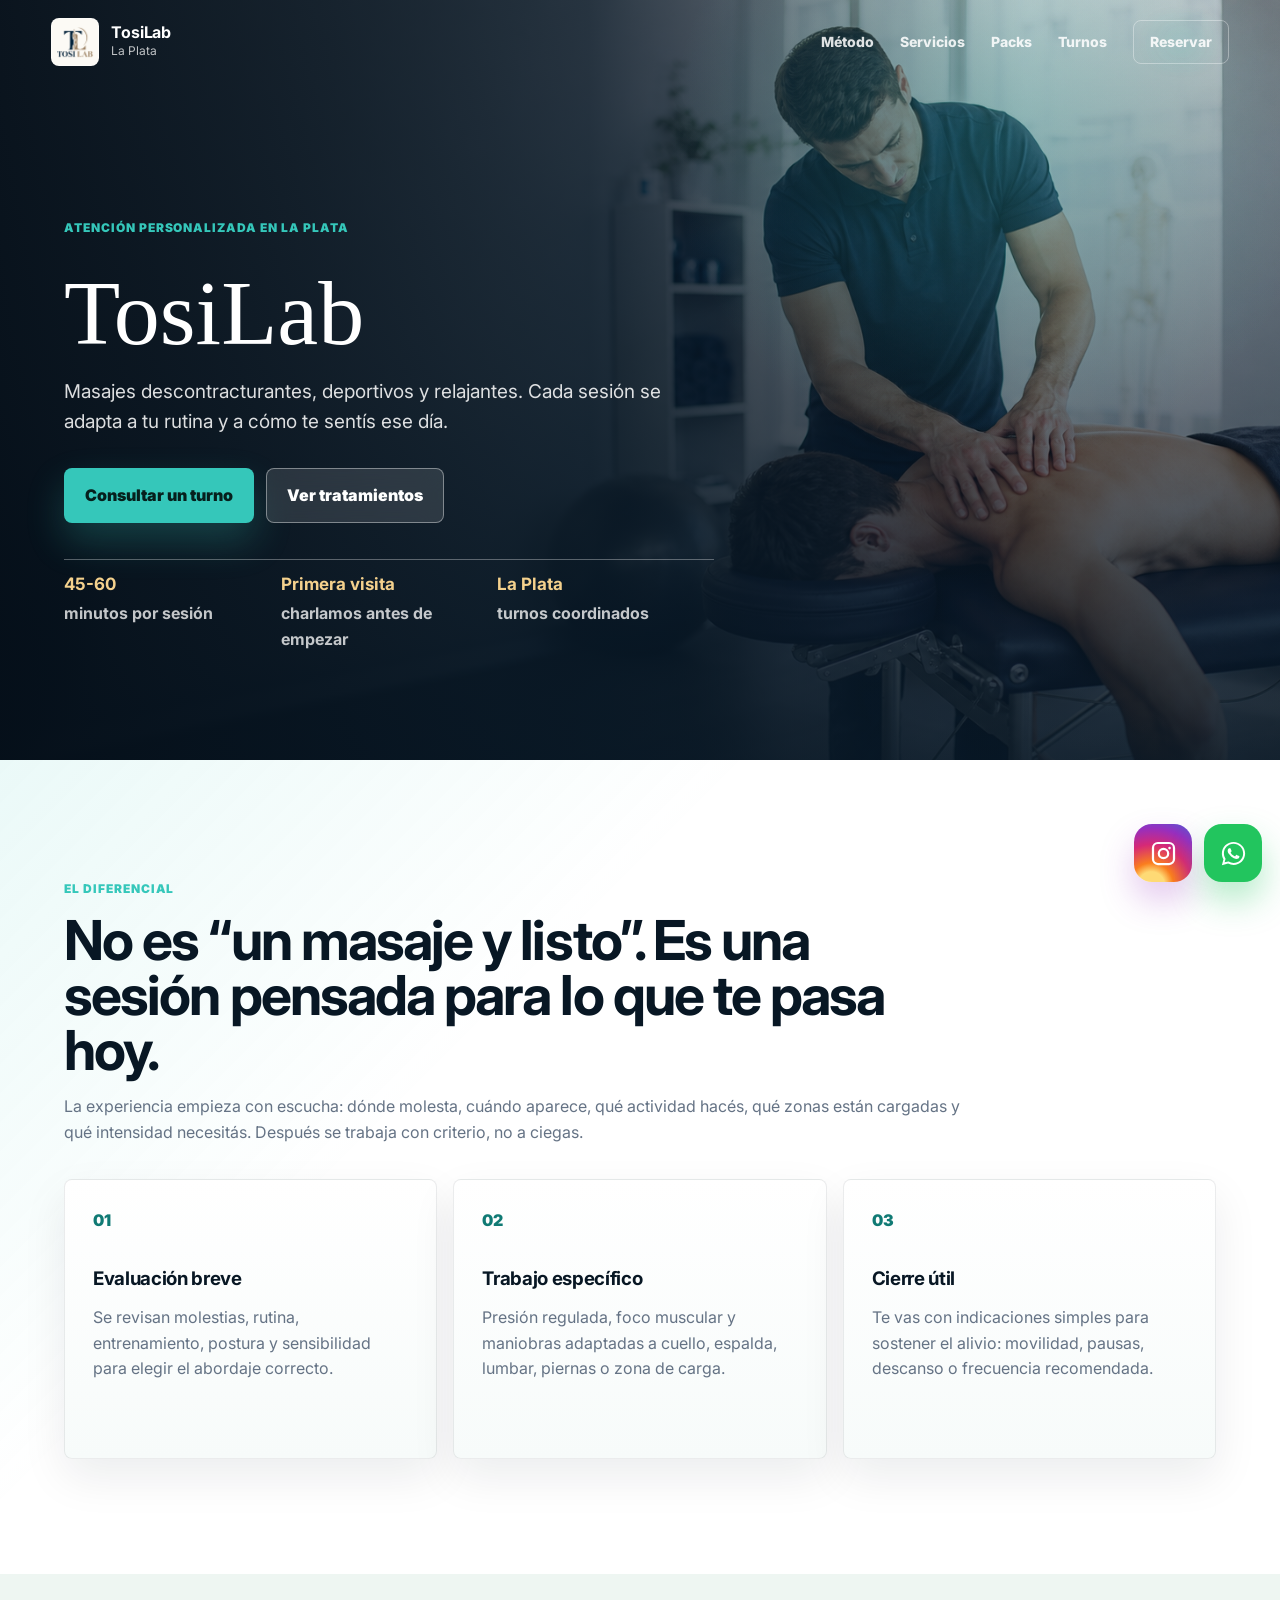
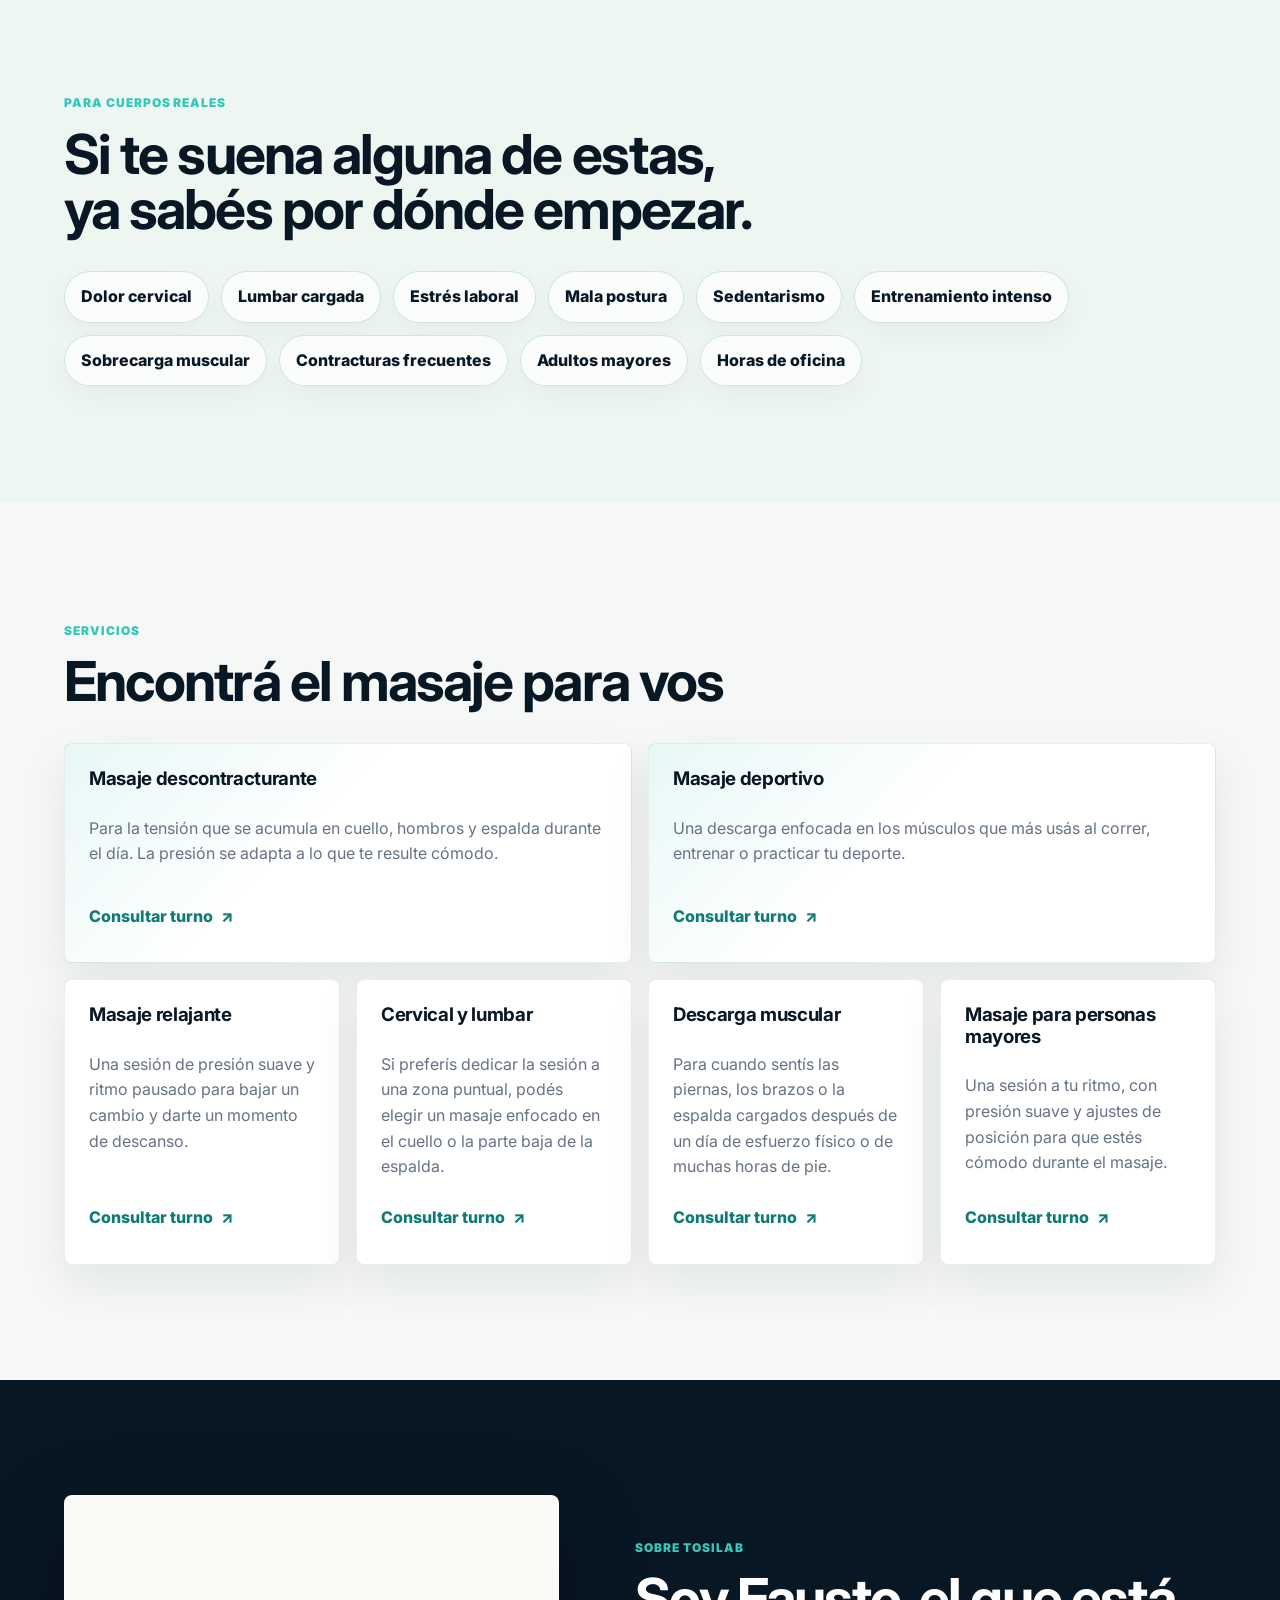
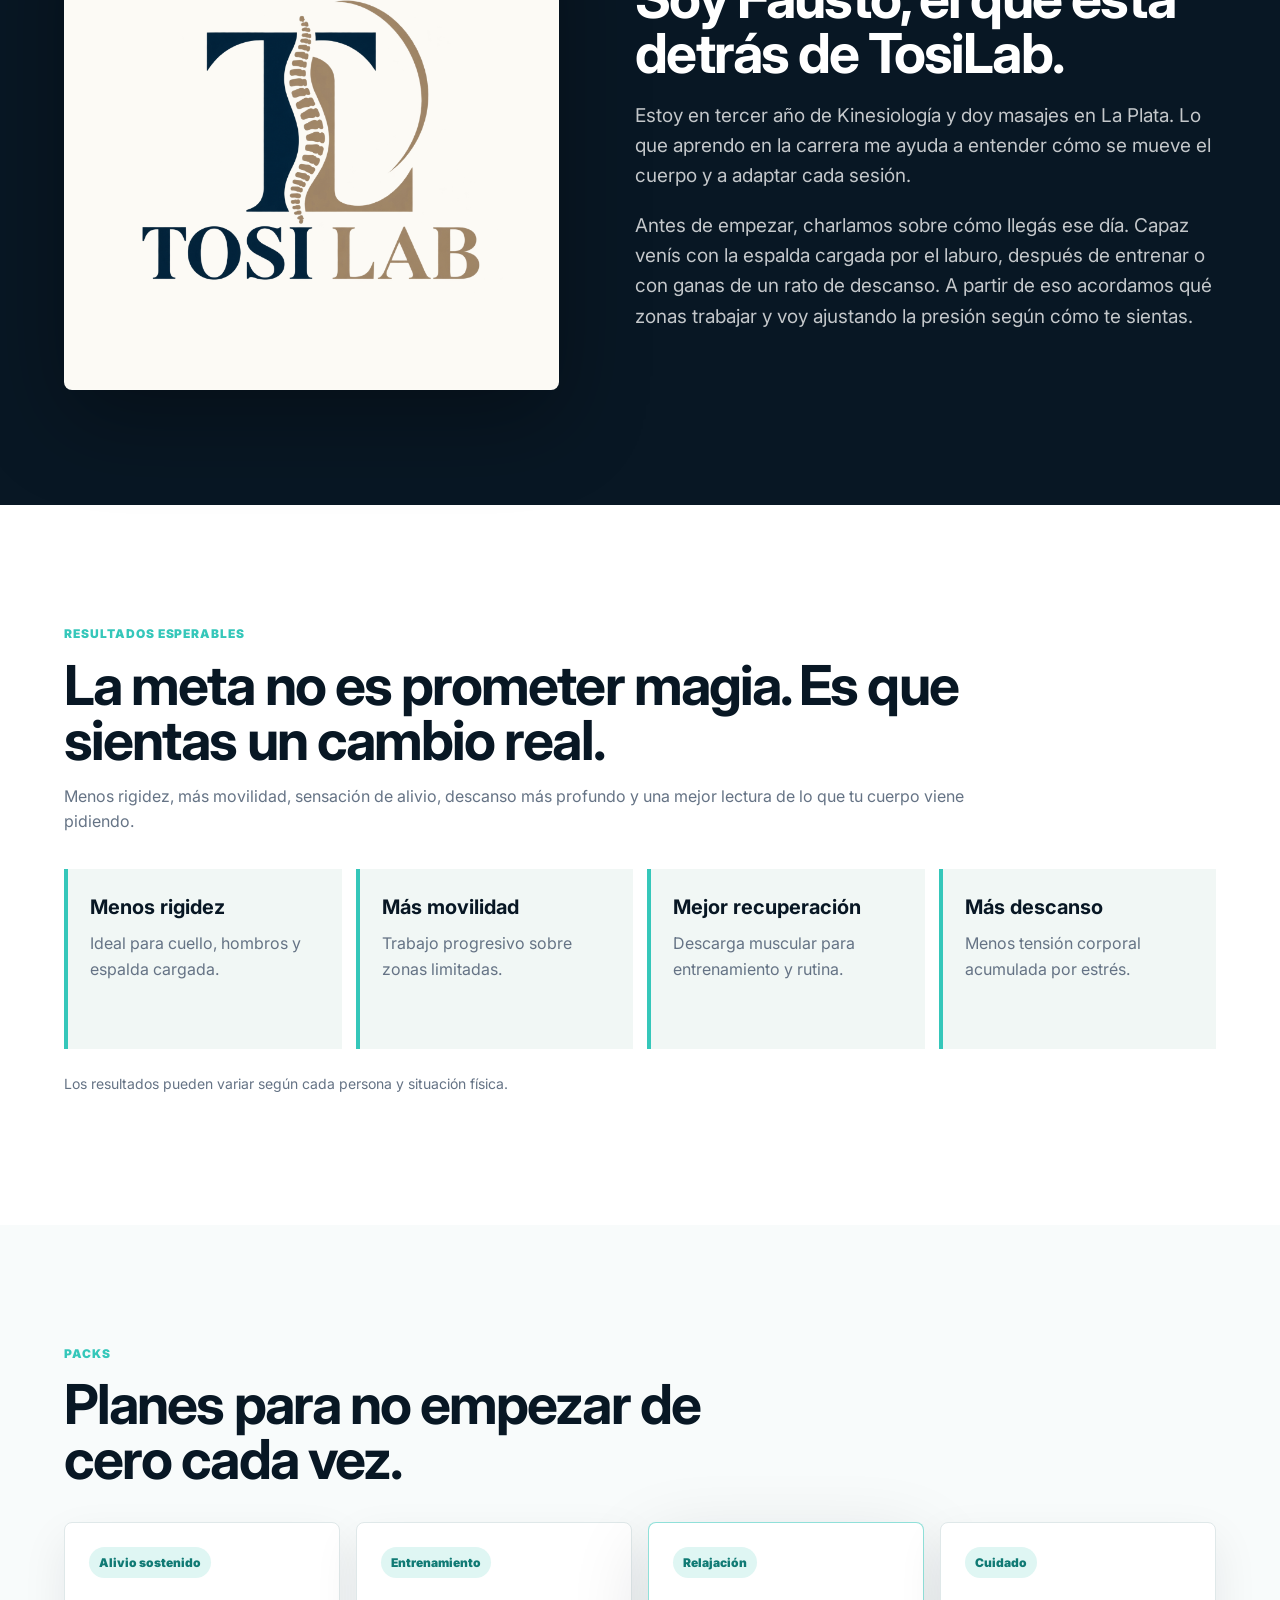
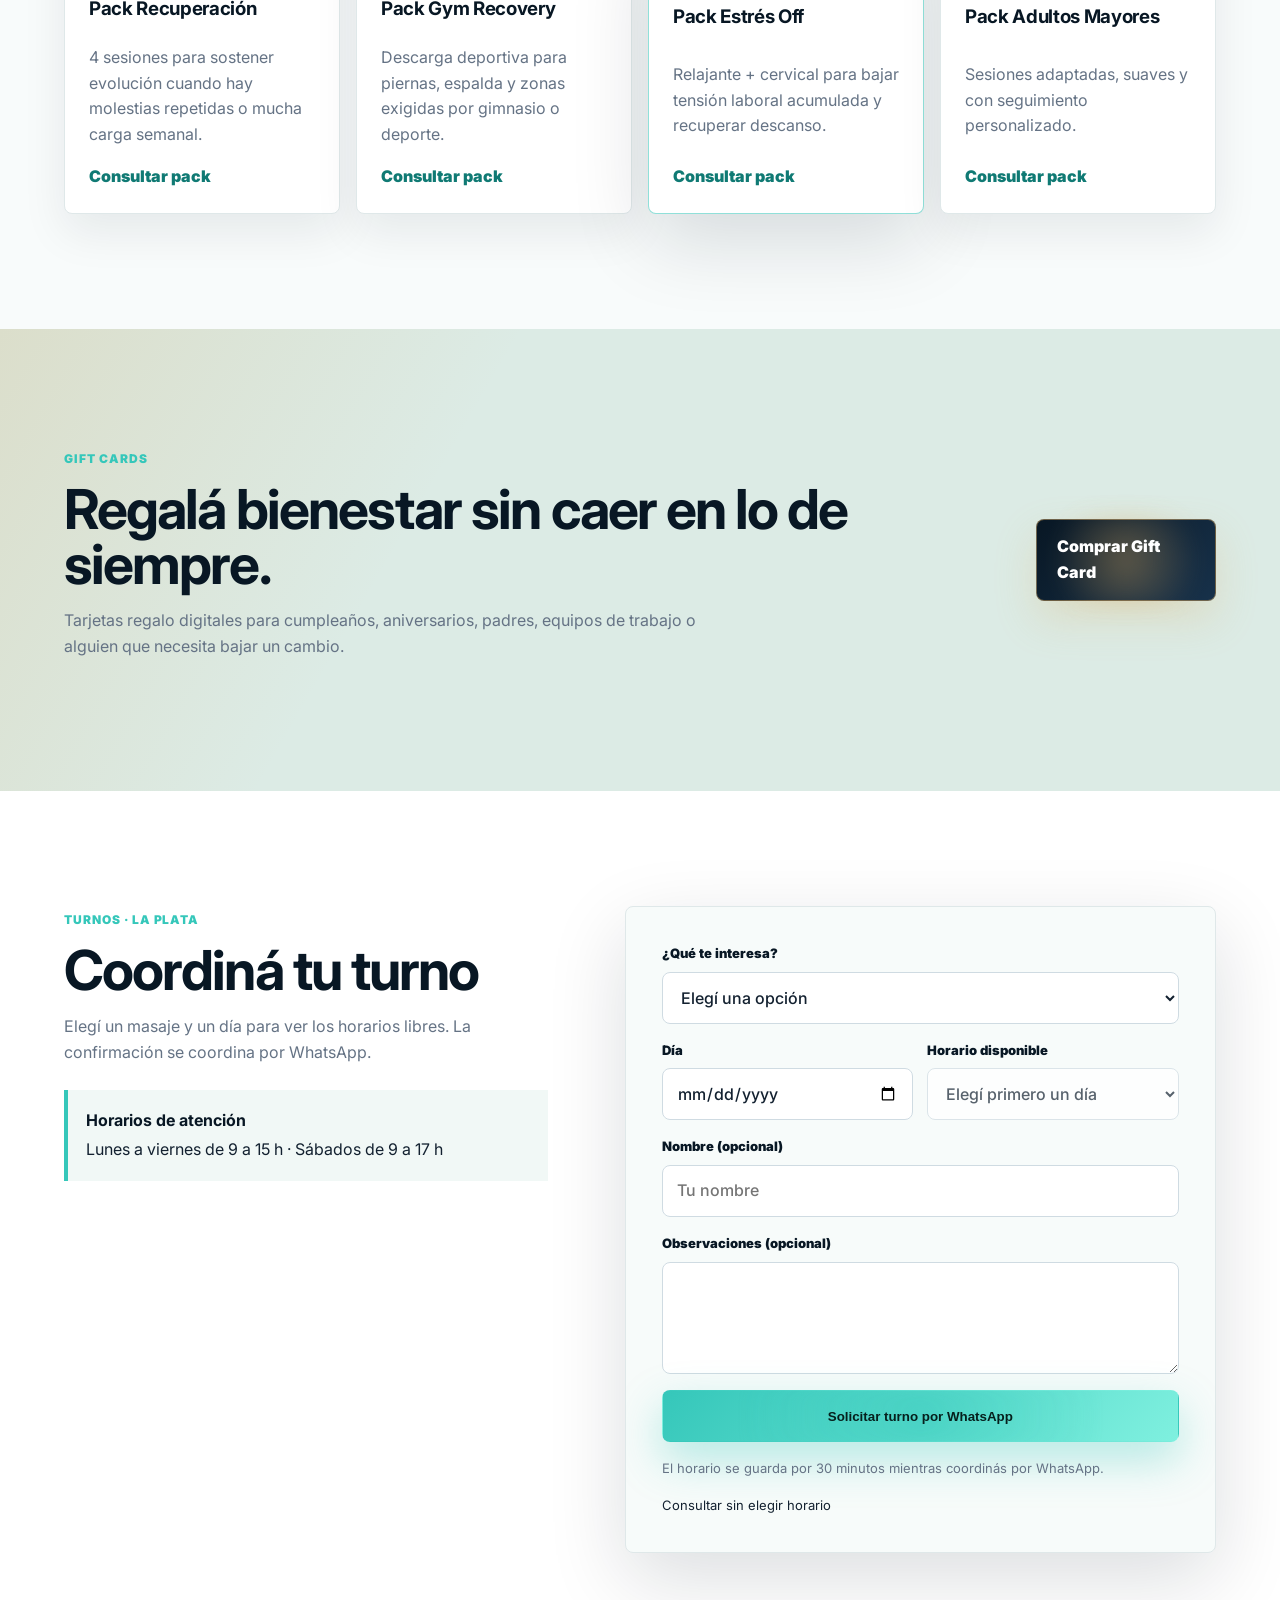
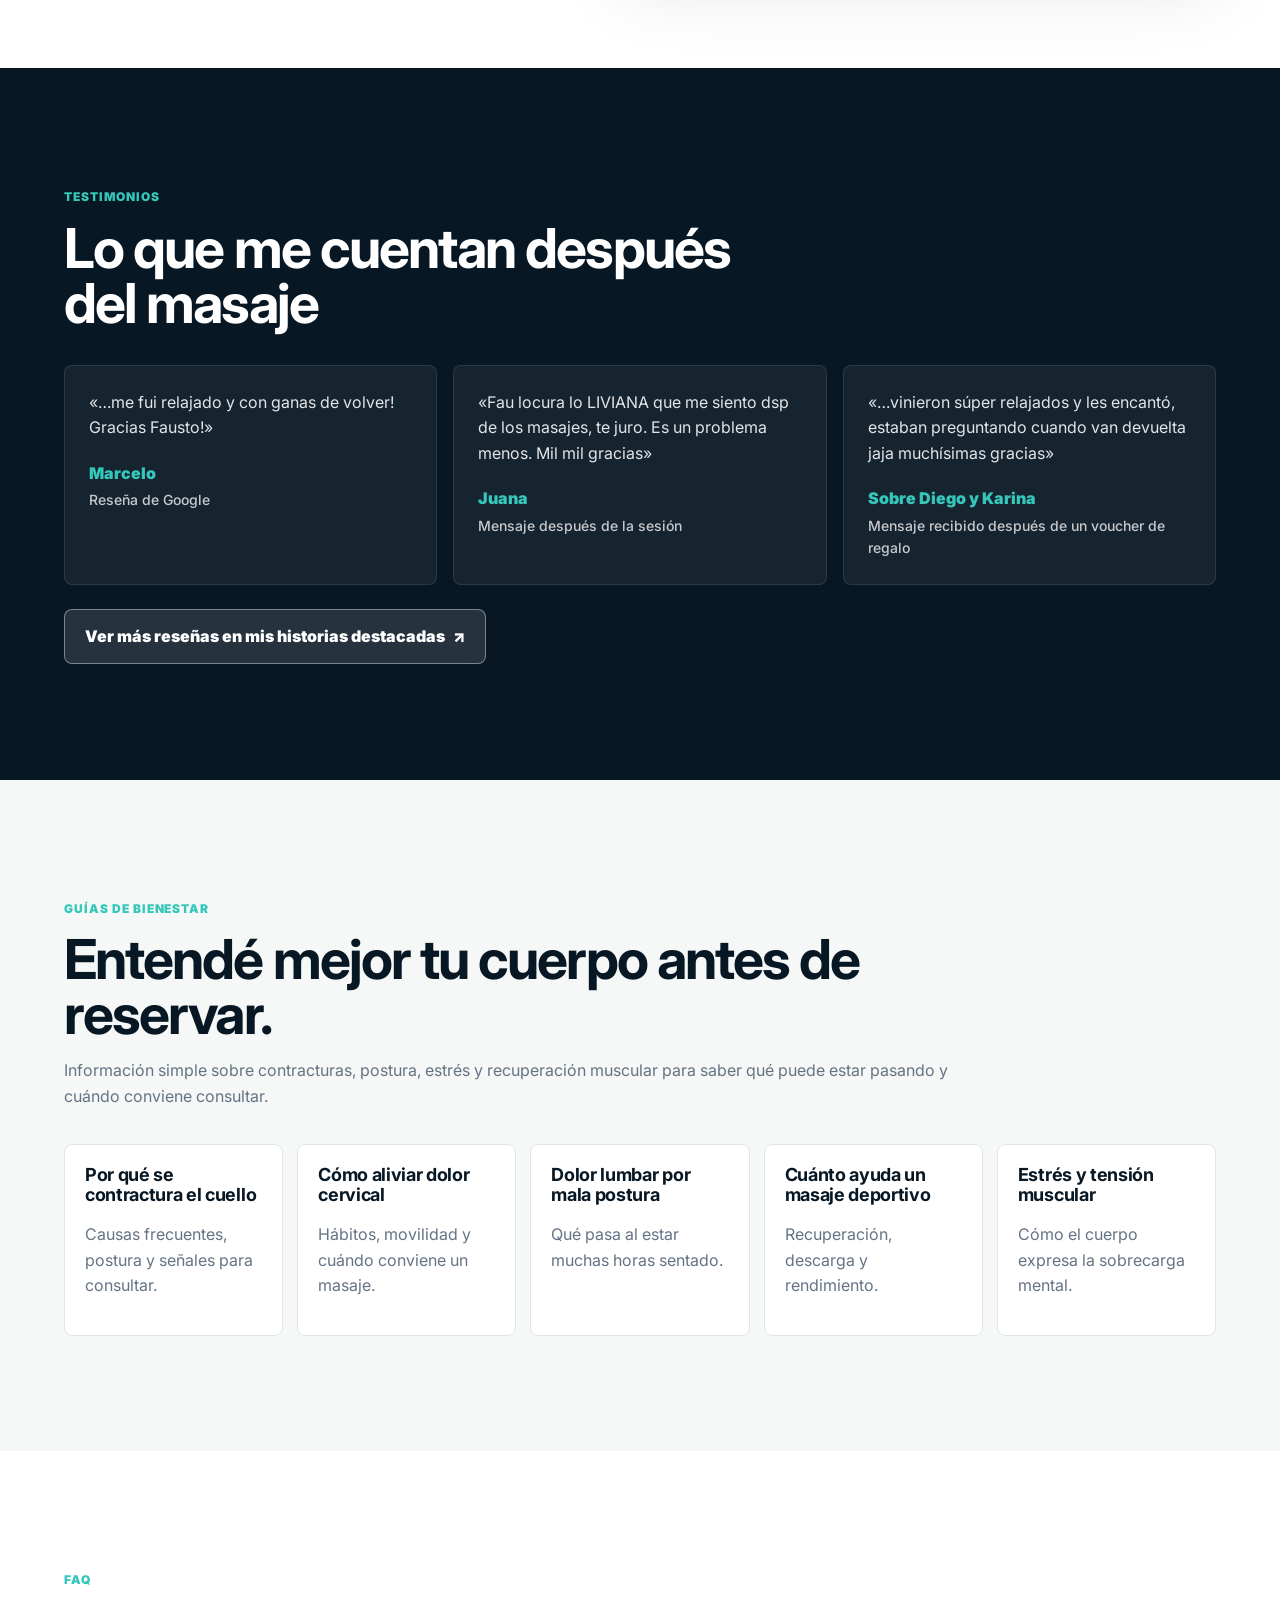
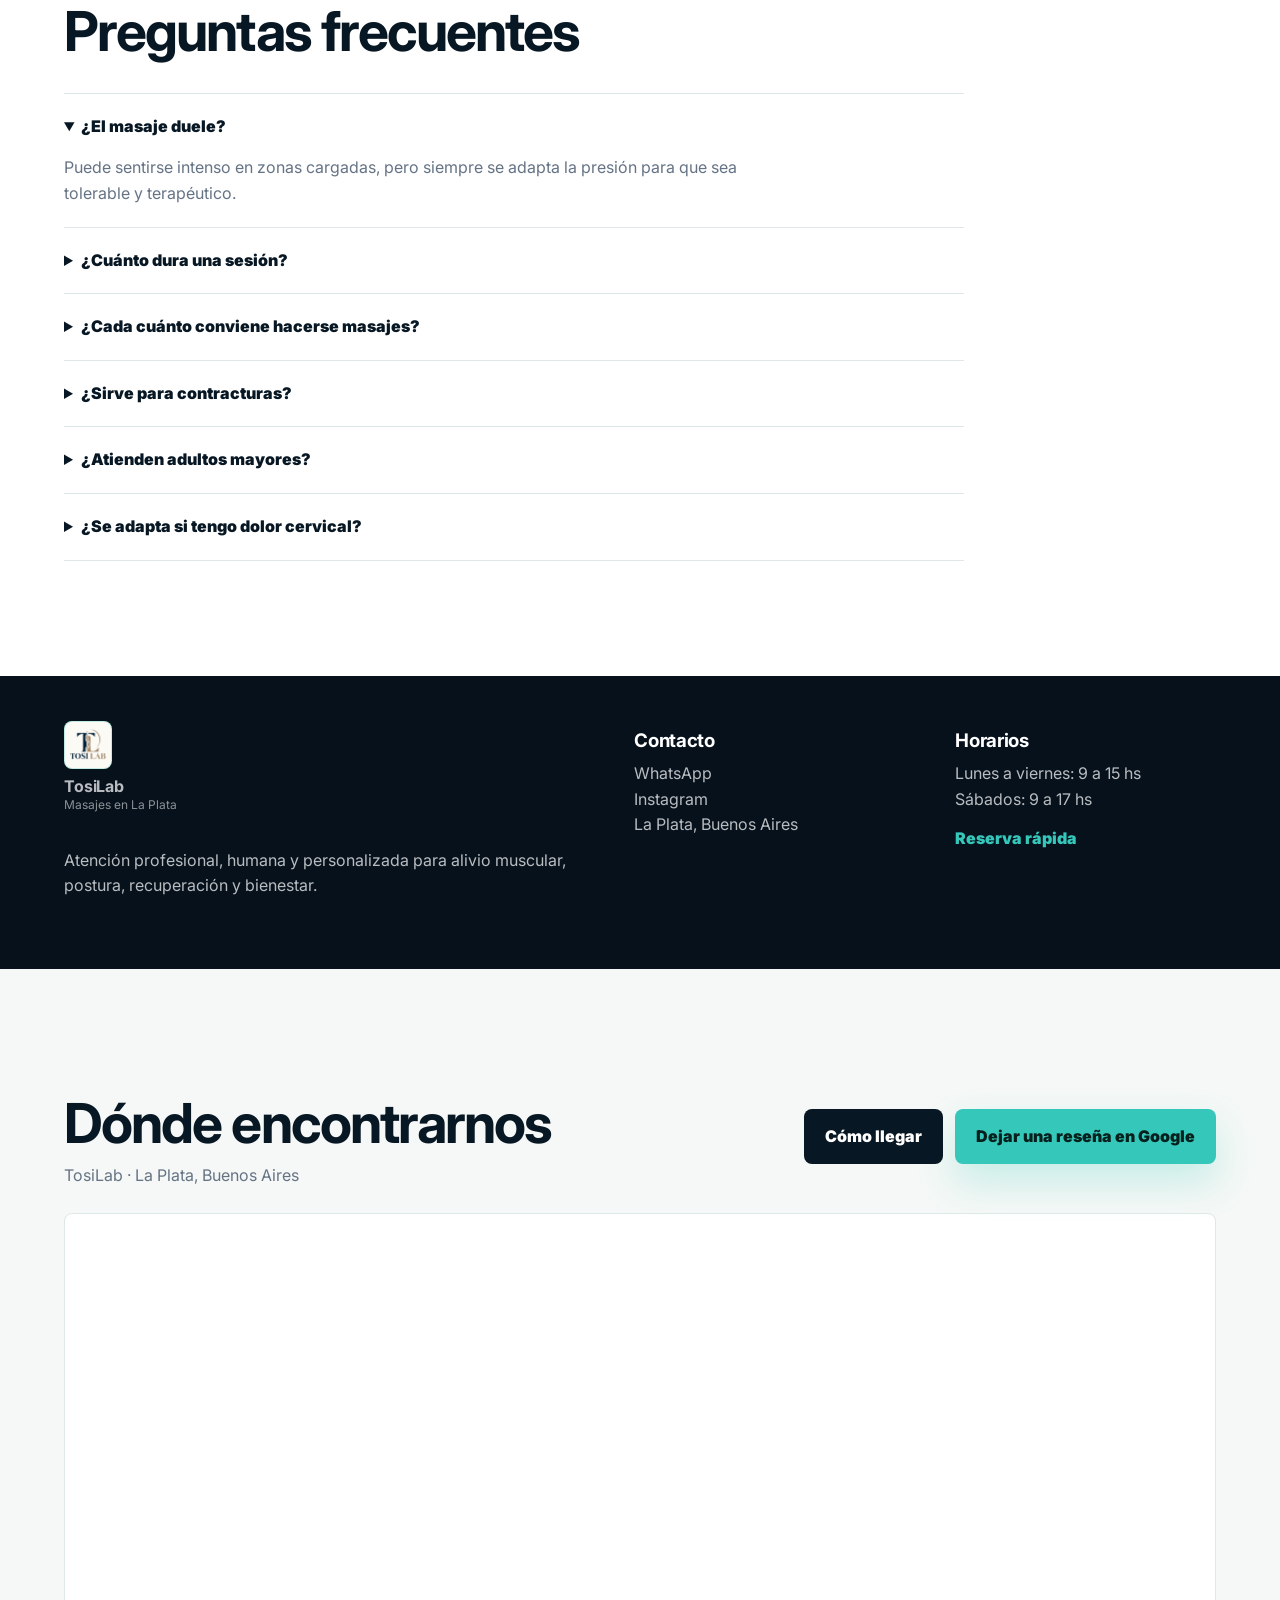
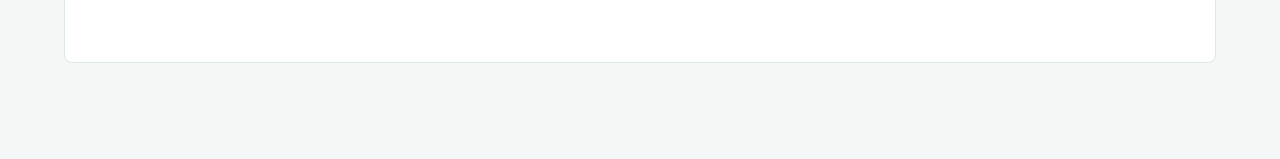
<file: index.html>
<!doctype html>
<html lang="es-AR">
  <head>
    <meta charset="utf-8">
    <meta name="viewport" content="width=device-width, initial-scale=1">
    <meta name="description" content="TosiLab en La Plata: masajes terapéuticos, deportivos, descontracturantes y relajantes con enfoque anatómico, atención personalizada y reserva por WhatsApp.">
    <meta name="keywords" content="masajes La Plata, masaje descontracturante, masaje deportivo, dolor cervical, dolor lumbar, recuperación muscular, masajes terapéuticos">
    <meta name="theme-color" content="#081724">
    <meta property="og:title" content="TosiLab | Alivio, recuperación y bienestar en La Plata">
    <meta property="og:description" content="Una experiencia de masaje pensada con criterio profesional, escucha y tratamiento personalizado.">
    <meta property="og:type" content="website">
    <meta property="og:image" content="assets/hero-masaje-terapeutico.png">
    <title>TosiLab | Alivio, recuperación y bienestar en La Plata</title>
    <link rel="icon" type="image/png" href="assets/logo-tosilab.png?v=2">
    <link rel="preconnect" href="https://fonts.googleapis.com">
    <link rel="preconnect" href="https://fonts.gstatic.com" crossorigin>
    <link href="https://fonts.googleapis.com/css2?family=Inter:wght@400;500;600;700;800;900&display=swap" rel="stylesheet">
    <link rel="stylesheet" href="styles.css">
  </head>
  <body>
    <header class="site-header" data-header>
      <a class="brand" href="#inicio" aria-label="TosiLab, inicio">
        <img class="brand-logo" src="assets/logo-tosilab.png?v=2" alt="" width="48" height="48">
        <span>
          <strong>TosiLab</strong>
          <small>La Plata</small>
        </span>
      </a>
      <button class="nav-toggle" type="button" aria-label="Abrir menú" aria-expanded="false" data-nav-toggle>
        <span></span><span></span><span></span>
      </button>
      <nav class="nav" data-nav>
        <a href="#metodo">Método</a>
        <a href="#servicios">Servicios</a>
        <a href="#packs">Packs</a>
        <a href="#turnos">Turnos</a>
        <a class="nav-cta" href="#turnos">Reservar</a>
      </nav>
    </header>

    <main>
      <section class="hero" id="inicio">
        <div class="hero-media" aria-hidden="true">
          <img src="assets/hero-masaje-terapeutico.png" alt="">
        </div>
        <div class="hero-overlay"></div>
        <div class="hero-content">
          <p class="eyebrow">Atención personalizada en La Plata</p>
          <h1>TosiLab</h1>
          <p class="hero-copy">Masajes descontracturantes, deportivos y relajantes. Cada sesión se adapta a tu rutina y a cómo te sentís ese día.</p>
          <div class="hero-actions">
            <a class="btn btn-primary" href="#turnos">Consultar un turno</a>
            <a class="btn btn-secondary" href="#servicios">Ver tratamientos</a>
          </div>
          <div class="hero-proof" aria-label="Datos principales">
            <div>
              <strong>45-60</strong>
              <span>minutos por sesión</span>
            </div>
            <div>
              <strong>Primera visita</strong>
              <span>charlamos antes de empezar</span>
            </div>
            <div>
              <strong>La Plata</strong>
              <span>turnos coordinados</span>
            </div>
          </div>
        </div>
      </section>

      <section class="diagnosis section" id="metodo">
        <div class="section-intro wide reveal">
          <span class="section-kicker">El diferencial</span>
          <h2>No es “un masaje y listo”. Es una sesión pensada para lo que te pasa hoy.</h2>
          <p>La experiencia empieza con escucha: dónde molesta, cuándo aparece, qué actividad hacés, qué zonas están cargadas y qué intensidad necesitás. Después se trabaja con criterio, no a ciegas.</p>
        </div>
        <div class="method-grid">
          <article class="method-card reveal">
            <span>01</span>
            <h3>Evaluación breve</h3>
            <p>Se revisan molestias, rutina, entrenamiento, postura y sensibilidad para elegir el abordaje correcto.</p>
          </article>
          <article class="method-card reveal">
            <span>02</span>
            <h3>Trabajo específico</h3>
            <p>Presión regulada, foco muscular y maniobras adaptadas a cuello, espalda, lumbar, piernas o zona de carga.</p>
          </article>
          <article class="method-card reveal">
            <span>03</span>
            <h3>Cierre útil</h3>
            <p>Te vas con indicaciones simples para sostener el alivio: movilidad, pausas, descanso o frecuencia recomendada.</p>
          </article>
        </div>
      </section>

      <section class="section pain-points">
        <div class="section-intro reveal">
          <span class="section-kicker">Para cuerpos reales</span>
          <h2>Si te suena alguna de estas, ya sabés por dónde empezar.</h2>
        </div>
        <div class="pill-grid reveal">
          <span>Dolor cervical</span>
          <span>Lumbar cargada</span>
          <span>Estrés laboral</span>
          <span>Mala postura</span>
          <span>Sedentarismo</span>
          <span>Entrenamiento intenso</span>
          <span>Sobrecarga muscular</span>
          <span>Contracturas frecuentes</span>
          <span>Adultos mayores</span>
          <span>Horas de oficina</span>
        </div>
      </section>

      <section class="section services" id="servicios">
        <div class="section-intro wide reveal">
          <span class="section-kicker">Servicios</span>
          <h2>Encontrá el masaje para vos</h2>
        </div>
        <div class="service-grid">
          <article class="service-card feature reveal">
            <h3>Masaje descontracturante</h3>
            <p>Para la tensión que se acumula en cuello, hombros y espalda durante el día. La presión se adapta a lo que te resulte cómodo.</p>
            <a class="service-link" href="#turnos" data-booking-choice="Masaje descontracturante" aria-label="Consultar turno para masaje descontracturante">Consultar turno <span aria-hidden="true">↗</span></a>
          </article>
          <article class="service-card feature reveal">
            <h3>Masaje deportivo</h3>
            <p>Una descarga enfocada en los músculos que más usás al correr, entrenar o practicar tu deporte.</p>
            <a class="service-link" href="#turnos" data-booking-choice="Masaje deportivo" aria-label="Consultar turno para masaje deportivo">Consultar turno <span aria-hidden="true">↗</span></a>
          </article>
          <article class="service-card reveal">
            <h3>Masaje relajante</h3>
            <p>Una sesión de presión suave y ritmo pausado para bajar un cambio y darte un momento de descanso.</p>
            <a class="service-link" href="#turnos" data-booking-choice="Masaje relajante" aria-label="Consultar turno para masaje relajante">Consultar turno <span aria-hidden="true">↗</span></a>
          </article>
          <article class="service-card reveal">
            <h3>Cervical y lumbar</h3>
            <p>Si preferís dedicar la sesión a una zona puntual, podés elegir un masaje enfocado en el cuello o la parte baja de la espalda.</p>
            <a class="service-link" href="#turnos" data-booking-choice="Postural / cervical y lumbar" aria-label="Consultar turno para masaje cervical y lumbar">Consultar turno <span aria-hidden="true">↗</span></a>
          </article>
          <article class="service-card reveal">
            <h3>Descarga muscular</h3>
            <p>Para cuando sentís las piernas, los brazos o la espalda cargados después de un día de esfuerzo físico o de muchas horas de pie.</p>
            <a class="service-link" href="#turnos" data-booking-choice="Descarga muscular" aria-label="Consultar turno para descarga muscular">Consultar turno <span aria-hidden="true">↗</span></a>
          </article>
          <article class="service-card reveal">
            <h3>Masaje para personas mayores</h3>
            <p>Una sesión a tu ritmo, con presión suave y ajustes de posición para que estés cómodo durante el masaje.</p>
            <a class="service-link" href="#turnos" data-booking-choice="Masaje para personas mayores" aria-label="Consultar turno para masaje para personas mayores">Consultar turno <span aria-hidden="true">↗</span></a>
          </article>
        </div>
      </section>

      <section class="section studio">
        <div class="studio-panel reveal">
          <img class="studio-logo" src="assets/logo-tosilab.png?v=2" alt="Logo de TosiLab" loading="lazy">
        </div>
        <div class="studio-copy reveal">
          <span class="section-kicker">Sobre TosiLab</span>
          <h2>Soy Fausto, el que está detrás de TosiLab.</h2>
          <p class="lead">Estoy en tercer año de Kinesiología y doy masajes en La Plata. Lo que aprendo en la carrera me ayuda a entender cómo se mueve el cuerpo y a adaptar cada sesión.</p>
          <p class="lead">Antes de empezar, charlamos sobre cómo llegás ese día. Capaz venís con la espalda cargada por el laburo, después de entrenar o con ganas de un rato de descanso. A partir de eso acordamos qué zonas trabajar y voy ajustando la presión según cómo te sientas.</p>
        </div>
      </section>

      <section class="section outcomes">
        <div class="section-intro wide reveal">
          <span class="section-kicker">Resultados esperables</span>
          <h2>La meta no es prometer magia. Es que sientas un cambio real.</h2>
          <p>Menos rigidez, más movilidad, sensación de alivio, descanso más profundo y una mejor lectura de lo que tu cuerpo viene pidiendo.</p>
        </div>
        <div class="outcome-grid reveal">
          <div><strong>Menos rigidez</strong><span>Ideal para cuello, hombros y espalda cargada.</span></div>
          <div><strong>Más movilidad</strong><span>Trabajo progresivo sobre zonas limitadas.</span></div>
          <div><strong>Mejor recuperación</strong><span>Descarga muscular para entrenamiento y rutina.</span></div>
          <div><strong>Más descanso</strong><span>Menos tensión corporal acumulada por estrés.</span></div>
        </div>
        <p class="disclaimer reveal">Los resultados pueden variar según cada persona y situación física.</p>
      </section>

      <section class="section packs" id="packs">
        <div class="section-intro reveal">
          <span class="section-kicker">Packs</span>
          <h2>Planes para no empezar de cero cada vez.</h2>
        </div>
        <div class="pricing-grid">
          <article class="price-card reveal">
            <span class="badge">Alivio sostenido</span>
            <h3>Pack Recuperación</h3>
            <p>4 sesiones para sostener evolución cuando hay molestias repetidas o mucha carga semanal.</p>
            <a href="#turnos" data-booking-choice="Pack Recuperación">Consultar pack</a>
          </article>
          <article class="price-card reveal">
            <span class="badge">Entrenamiento</span>
            <h3>Pack Gym Recovery</h3>
            <p>Descarga deportiva para piernas, espalda y zonas exigidas por gimnasio o deporte.</p>
            <a href="#turnos" data-booking-choice="Pack Gym Recovery">Consultar pack</a>
          </article>
          <article class="price-card featured reveal">
            <span class="badge">Relajación</span>
            <h3>Pack Estrés Off</h3>
            <p>Relajante + cervical para bajar tensión laboral acumulada y recuperar descanso.</p>
            <a href="#turnos" data-booking-choice="Pack Estrés Off">Consultar pack</a>
          </article>
          <article class="price-card reveal">
            <span class="badge">Cuidado</span>
            <h3>Pack Adultos Mayores</h3>
            <p>Sesiones adaptadas, suaves y con seguimiento personalizado.</p>
            <a href="#turnos" data-booking-choice="Pack Adultos Mayores">Consultar pack</a>
          </article>
        </div>
      </section>

      <section class="gift section">
        <div class="reveal">
          <span class="section-kicker">Gift Cards</span>
          <h2>Regalá bienestar sin caer en lo de siempre.</h2>
          <p>Tarjetas regalo digitales para cumpleaños, aniversarios, padres, equipos de trabajo o alguien que necesita bajar un cambio.</p>
        </div>
        <a class="btn btn-secondary dark reveal" href="#turnos" data-booking-choice="Gift Card">Comprar Gift Card</a>
      </section>

      <section class="section booking" id="turnos">
        <div class="booking-copy reveal">
          <span class="section-kicker">Turnos · La Plata</span>
          <h2>Coordiná tu turno</h2>
          <p>Elegí un masaje y un día para ver los horarios libres. La confirmación se coordina por WhatsApp.</p>
          <div class="booking-note">
            <strong>Horarios de atención</strong>
            <span>Lunes a viernes de 9 a 15 h · Sábados de 9 a 17 h</span>
          </div>
        </div>
        <form class="booking-form" data-booking-form>
          <label>
            ¿Qué te interesa?
            <select name="service" required>
              <option value="" selected disabled>Elegí una opción</option>
              <option value="Orientación">No sé qué masaje elegir</option>
              <optgroup label="Masajes">
              <option value="Masaje descontracturante">Masaje descontracturante</option>
              <option value="Masaje deportivo">Masaje deportivo</option>
              <option value="Masaje relajante">Masaje relajante</option>
              <option value="Postural / cervical y lumbar">Cervical y lumbar</option>
              <option>Descarga muscular</option>
              <option>Masaje para personas mayores</option>
              </optgroup>
              <optgroup label="Packs">
                <option>Pack Recuperación</option>
                <option>Pack Gym Recovery</option>
                <option>Pack Estrés Off</option>
                <option>Pack Adultos Mayores</option>
              </optgroup>
              <option value="Gift Card">Gift Card</option>
            </select>
          </label>
          <label data-booking-plan>
            Plan de atención
            <select name="plan" required>
              <option value="Turno individual">Turno individual</option>
              <option value="Plan semanal: 1 vez por semana">Plan semanal: 1 vez por semana</option>
              <option value="Plan intensivo: 2 veces por semana">Plan intensivo: 2 veces por semana</option>
              <option value="Plan quincenal: 1 vez cada dos semanas">Plan quincenal: 1 vez cada dos semanas</option>
            </select>
          </label>
          <div class="form-row" data-booking-schedule>
            <label>
              Día
              <input type="date" name="date">
            </label>
            <label>
              Horario disponible
              <select name="time" disabled>
                <option value="">Elegí primero un día</option>
              </select>
            </label>
          </div>
          <label>
            Nombre (opcional)
            <input type="text" name="name" autocomplete="given-name" maxlength="80" placeholder="Tu nombre">
          </label>
          <label>
            Observaciones (opcional)
            <textarea name="notes" rows="3" maxlength="400"></textarea>
          </label>
          <button class="btn btn-primary full" type="submit">Consultar por WhatsApp</button>
          <p class="form-note" role="status" data-booking-note>El turno se confirma por WhatsApp.</p>
          <a class="form-note" href="https://wa.me/5492216324432">Consultar sin elegir horario</a>
        </form>
      </section>

      <section class="section testimonials">
        <div class="section-intro reveal">
          <span class="section-kicker">Testimonios</span>
          <h2>Lo que me cuentan después del masaje</h2>
        </div>
        <div class="testimonial-grid">
          <figure class="reveal">
            <blockquote>«…me fui relajado y con ganas de volver! Gracias Fausto!»</blockquote>
            <figcaption>Marcelo <span>Reseña de Google</span></figcaption>
          </figure>
          <figure class="reveal">
            <blockquote>«Fau locura lo LIVIANA que me siento dsp de los masajes, te juro. Es un problema menos. Mil mil gracias»</blockquote>
            <figcaption>Juana <span>Mensaje después de la sesión</span></figcaption>
          </figure>
          <figure class="reveal">
            <blockquote>«…vinieron súper relajados y les encantó, estaban preguntando cuando van devuelta jaja muchísimas gracias»</blockquote>
            <figcaption>Sobre Diego y Karina <span>Mensaje recibido después de un voucher de regalo</span></figcaption>
          </figure>
        </div>
        <a class="btn btn-secondary testimonials-link" href="https://www.instagram.com/stories/highlights/18106054127016310/" target="_blank" rel="noopener">Ver más reseñas en mis historias destacadas <span aria-hidden="true">↗</span></a>
      </section>

      <section class="section blog" id="blog">
        <div class="section-intro wide reveal">
          <span class="section-kicker">Guías de bienestar</span>
          <h2>Entendé mejor tu cuerpo antes de reservar.</h2>
          <p>Información simple sobre contracturas, postura, estrés y recuperación muscular para saber qué puede estar pasando y cuándo conviene consultar.</p>
        </div>
        <div class="blog-stage reveal">
          <div class="blog-grid">
            <article class="blog-card" tabindex="0" role="button" data-blog-title="Por qué se contractura el cuello" data-blog-topic="cuello">
              <h3>Por qué se contractura el cuello</h3>
              <p>Causas frecuentes, postura y señales para consultar.</p>
            </article>
            <article class="blog-card" tabindex="0" role="button" data-blog-title="Cómo aliviar dolor cervical" data-blog-topic="cervical">
              <h3>Cómo aliviar dolor cervical</h3>
              <p>Hábitos, movilidad y cuándo conviene un masaje.</p>
            </article>
            <article class="blog-card" tabindex="0" role="button" data-blog-title="Dolor lumbar por mala postura" data-blog-topic="lumbar">
              <h3>Dolor lumbar por mala postura</h3>
              <p>Qué pasa al estar muchas horas sentado.</p>
            </article>
            <article class="blog-card" tabindex="0" role="button" data-blog-title="Cuánto ayuda un masaje deportivo" data-blog-topic="deportivo">
              <h3>Cuánto ayuda un masaje deportivo</h3>
              <p>Recuperación, descarga y rendimiento.</p>
            </article>
            <article class="blog-card" tabindex="0" role="button" data-blog-title="Estrés y tensión muscular" data-blog-topic="estres">
              <h3>Estrés y tensión muscular</h3>
              <p>Cómo el cuerpo expresa la sobrecarga mental.</p>
            </article>
          </div>
          <article class="blog-expanded" tabindex="-1" data-blog-expanded hidden>
            <button class="blog-close" type="button" aria-label="Cerrar artículo" data-blog-close>x</button>
            <span class="section-kicker">Guía rápida</span>
            <h3 data-blog-expanded-title></h3>
            <div class="blog-expanded-content" data-blog-expanded-content></div>
            <a class="btn btn-primary" href="#turnos">Agendar evaluación</a>
          </article>
        </div>
      </section>

      <section class="section faq" id="faq">
        <div class="section-intro reveal">
          <span class="section-kicker">FAQ</span>
          <h2>Preguntas frecuentes</h2>
        </div>
        <div class="faq-list reveal">
          <details open>
            <summary>¿El masaje duele?</summary>
            <p>Puede sentirse intenso en zonas cargadas, pero siempre se adapta la presión para que sea tolerable y terapéutico.</p>
          </details>
          <details>
            <summary>¿Cuánto dura una sesión?</summary>
            <p>Según el servicio, la duración habitual es de 45 a 60 minutos.</p>
          </details>
          <details>
            <summary>¿Cada cuánto conviene hacerse masajes?</summary>
            <p>Depende del objetivo. Para contracturas frecuentes o entrenamiento intenso puede convenir un plan semanal o quincenal.</p>
          </details>
          <details>
            <summary>¿Sirve para contracturas?</summary>
            <p>Sí, especialmente cuando se combina evaluación, trabajo específico y recomendaciones simples para la rutina.</p>
          </details>
          <details>
            <summary>¿Atienden adultos mayores?</summary>
            <p>Sí. La sesión se adapta con maniobras suaves, ritmo progresivo y cuidado personalizado.</p>
          </details>
          <details>
            <summary>¿Se adapta si tengo dolor cervical?</summary>
            <p>Sí. Antes de empezar se consulta la molestia, intensidad y antecedentes para definir el abordaje.</p>
          </details>
        </div>
      </section>
    </main>

    <footer class="footer">
      <div>
        <a class="brand footer-brand" href="#inicio">
          <img class="brand-logo" src="assets/logo-tosilab.png?v=2" alt="" width="48" height="48" loading="lazy">
          <span><strong>TosiLab</strong><small>Masajes en La Plata</small></span>
        </a>
        <p>Atención profesional, humana y personalizada para alivio muscular, postura, recuperación y bienestar.</p>
      </div>
      <div class="footer-contact">
        <h3>Contacto</h3>
        <a href="https://wa.me/5492216324432?text=Hola%2C%20quiero%20consultar%20por%20un%20turno%20de%20masajes." target="_blank" rel="noopener">WhatsApp</a>
        <a href="https://www.instagram.com/tosi.lab/" target="_blank" rel="noopener">Instagram</a>
        <span>La Plata, Buenos Aires</span>
      </div>
      <div class="footer-hours">
        <h3>Horarios</h3>
        <span>Lunes a viernes: 9 a 15 hs</span>
        <span>Sábados: 9 a 17 hs</span>
        <a class="footer-cta" href="#turnos">Reserva rápida</a>
      </div>
    </footer>

    <section class="location section" id="ubicacion" aria-labelledby="location-title">
      <div class="location-header">
        <div>
          <h2 id="location-title">Dónde encontrarnos</h2>
          <p>TosiLab · La Plata, Buenos Aires</p>
        </div>
        <div class="location-actions">
          <a class="btn btn-secondary dark" href="https://maps.app.goo.gl/GoigfPZEckn97eoy5" target="_blank" rel="noopener">Cómo llegar</a>
          <a class="btn btn-primary" href="https://search.google.com/local/writereview?placeid=ChIJi41-HwDnopURZT1eOuFRlD0" target="_blank" rel="noopener">Dejar una reseña en Google</a>
        </div>
      </div>
      <iframe class="location-map" title="Ubicación de TosiLab en Google Maps"
        src="https://www.google.com/maps?q=-34.9179509,-57.9568541&amp;z=17&amp;output=embed"
        loading="lazy" referrerpolicy="strict-origin-when-cross-origin" allowfullscreen></iframe>
    </section>

    <div class="floating-socials" aria-label="Accesos rápidos">
      <a class="floating-social floating-instagram" href="https://www.instagram.com/tosi.lab/" target="_blank" rel="noopener" aria-label="Abrir Instagram">
        <svg viewBox="0 0 32 32" aria-hidden="true" focusable="false">
          <path d="M10.2 4h11.6A6.2 6.2 0 0 1 28 10.2v11.6a6.2 6.2 0 0 1-6.2 6.2H10.2A6.2 6.2 0 0 1 4 21.8V10.2A6.2 6.2 0 0 1 10.2 4Zm0 2.3a3.9 3.9 0 0 0-3.9 3.9v11.6a3.9 3.9 0 0 0 3.9 3.9h11.6a3.9 3.9 0 0 0 3.9-3.9V10.2a3.9 3.9 0 0 0-3.9-3.9H10.2ZM16 10a6 6 0 1 1 0 12 6 6 0 0 1 0-12Zm0 2.3a3.7 3.7 0 1 0 0 7.4 3.7 3.7 0 0 0 0-7.4Zm6.25-3.25a1.35 1.35 0 1 1 0 2.7 1.35 1.35 0 0 1 0-2.7Z"/>
        </svg>
      </a>
      <a class="floating-social floating-whatsapp" href="https://wa.me/5492216324432?text=Hola%2C%20quiero%20reservar%20un%20turno%20de%20masajes." target="_blank" rel="noopener" aria-label="Consultar por WhatsApp">
        <svg viewBox="0 0 32 32" aria-hidden="true" focusable="false">
          <path d="M16.03 4C9.4 4 4 9.33 4 15.88c0 2.1.56 4.14 1.63 5.94L4 28l6.36-1.6a12.2 12.2 0 0 0 5.67 1.4C22.66 27.8 28 22.48 28 15.92 28 9.36 22.66 4 16.03 4Zm0 21.78c-1.78 0-3.52-.48-5.04-1.4l-.36-.22-3.77.95.98-3.62-.24-.38a9.82 9.82 0 0 1-1.5-5.23c0-5.44 4.46-9.86 9.94-9.86 5.47 0 9.92 4.44 9.92 9.9 0 5.44-4.45 9.86-9.93 9.86Zm5.44-7.37c-.3-.15-1.76-.86-2.03-.95-.27-.1-.47-.15-.67.14-.2.3-.77.95-.95 1.15-.17.2-.35.22-.65.08-.3-.15-1.26-.46-2.4-1.47-.88-.78-1.48-1.75-1.65-2.04-.17-.3-.02-.46.13-.6.13-.13.3-.34.45-.51.15-.17.2-.3.3-.5.1-.2.05-.37-.02-.52-.08-.15-.67-1.6-.91-2.2-.24-.58-.49-.5-.67-.51h-.57c-.2 0-.52.07-.8.37-.27.3-1.04 1-1.04 2.45s1.07 2.86 1.22 3.05c.15.2 2.1 3.17 5.1 4.45.71.3 1.27.48 1.7.62.72.23 1.37.2 1.88.12.57-.08 1.76-.72 2-1.4.25-.7.25-1.29.18-1.41-.08-.13-.27-.2-.57-.34Z"/>
        </svg>
      </a>
    </div>

    <script src="script.js"></script>
  </body>
</html>
</file>
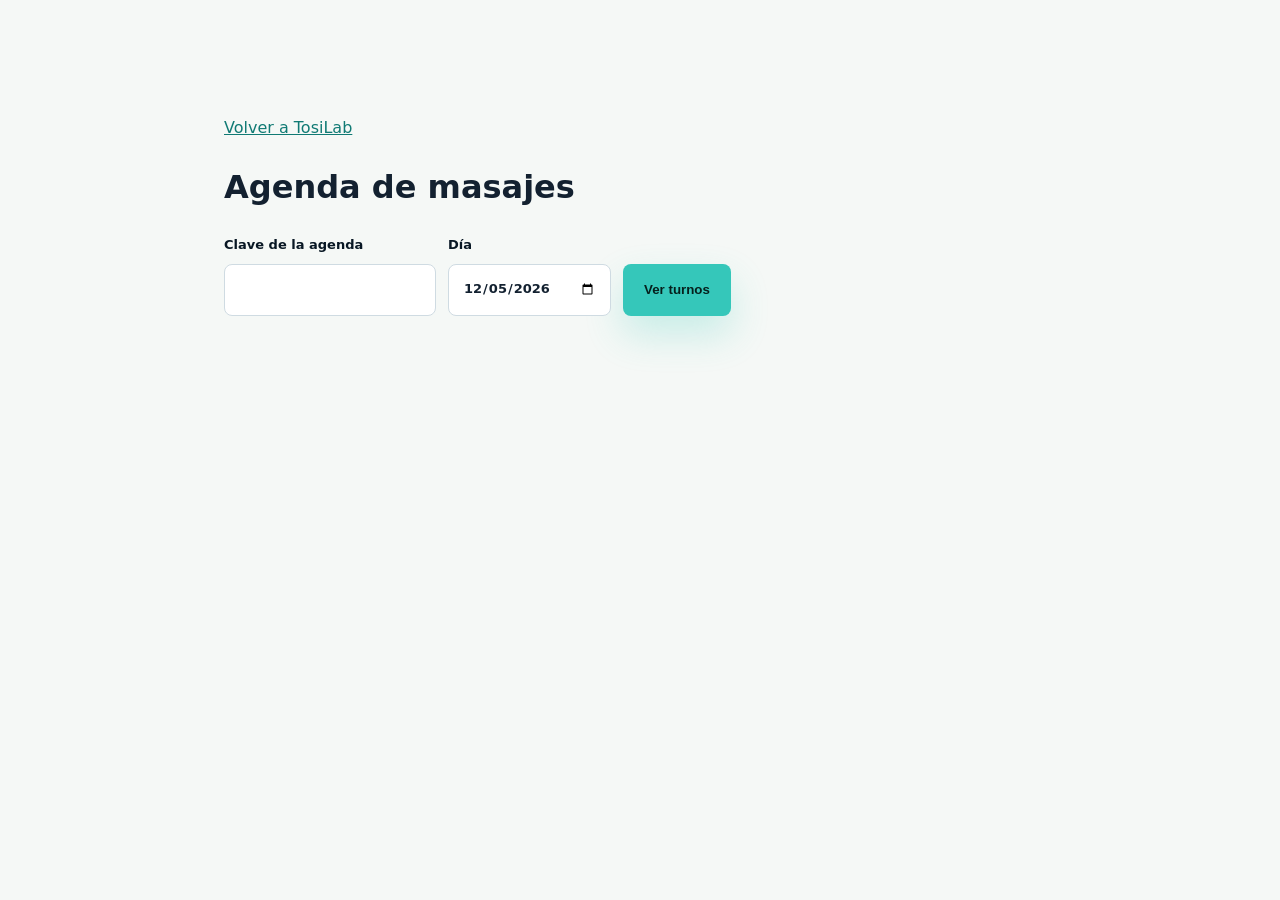
<file: agenda.html>
<!doctype html>
<html lang="es-AR">
<head>
  <meta charset="utf-8">
  <meta name="viewport" content="width=device-width, initial-scale=1">
  <meta name="robots" content="noindex">
  <title>Agenda | TosiLab</title>
  <link rel="stylesheet" href="/styles.css">
</head>
<body>
  <main class="section agenda-admin">
    <a class="agenda-home" href="/">Volver a TosiLab</a>
    <h1>Agenda de masajes</h1>
    <form data-agenda-form class="agenda-controls" method="post">
      <label>Clave de la agenda
        <input type="password" name="key" autocomplete="current-password" required>
      </label>
      <label>Día
        <input type="date" name="day" required>
      </label>
      <button class="btn btn-primary" type="submit">Ver turnos</button>
    </form>
    <p role="status" data-agenda-status></p>
    <ul class="agenda-list" data-agenda-list></ul>
  </main>
  <script src="/agenda-admin.js"></script>
</body>
</html>
</file>
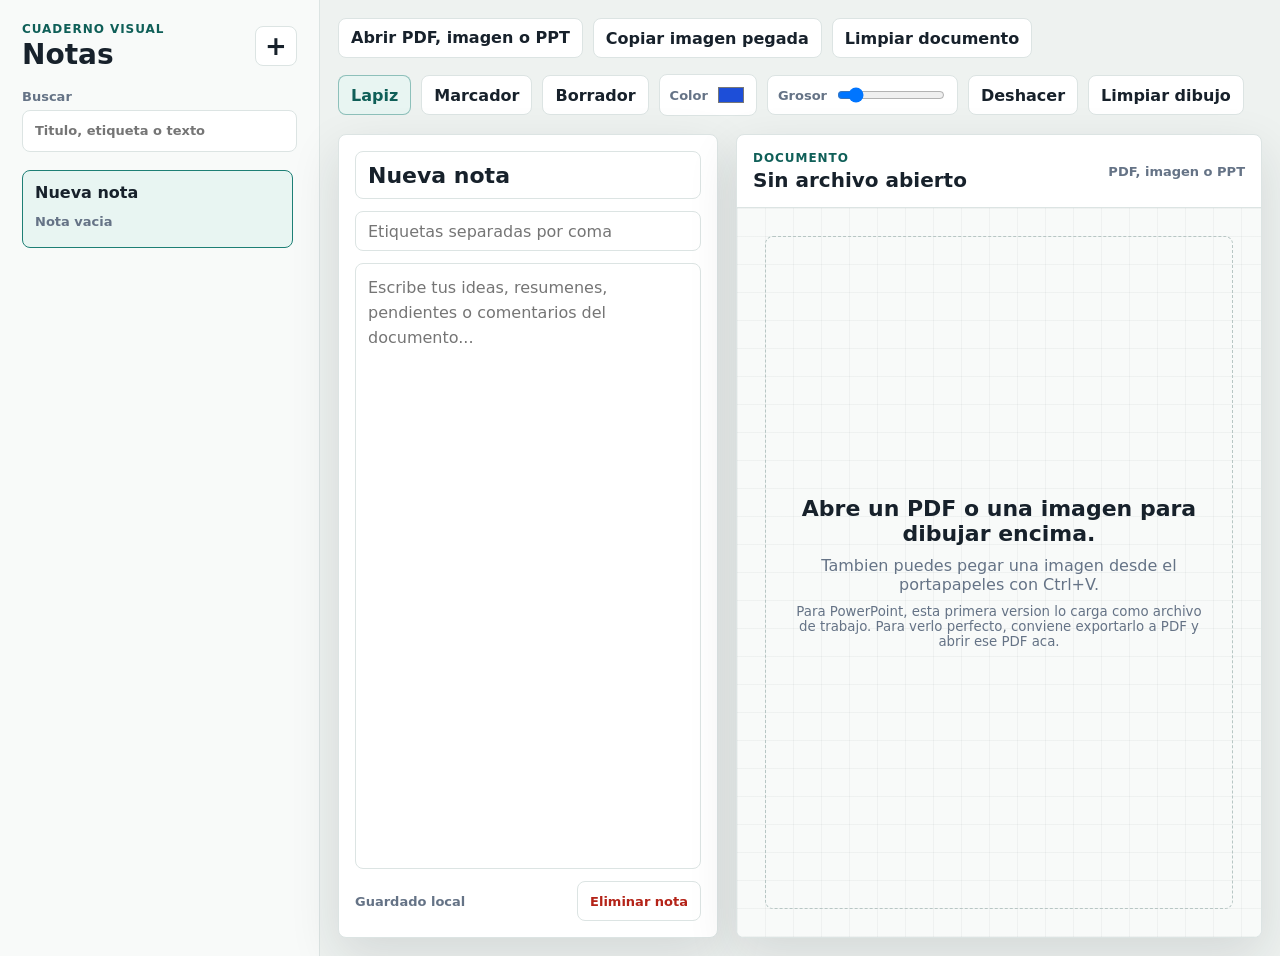
<file: notas.html>
<!doctype html>
<html lang="es-AR">
  <head>
    <meta charset="utf-8">
    <meta name="viewport" content="width=device-width, initial-scale=1">
    <meta name="theme-color" content="#101820">
    <title>Cuaderno visual | Notas, PDF e imagenes</title>
    <link rel="stylesheet" href="notas.css">
  </head>
  <body>
    <main class="app-shell">
      <aside class="notes-panel" aria-label="Notas">
        <div class="panel-head">
          <div>
            <p class="kicker">Cuaderno visual</p>
            <h1>Notas</h1>
          </div>
          <button class="icon-button" type="button" data-new-note title="Nueva nota" aria-label="Nueva nota">+</button>
        </div>

        <label class="search-box">
          <span>Buscar</span>
          <input type="search" data-search placeholder="Titulo, etiqueta o texto">
        </label>

        <div class="notes-list" data-notes-list></div>
      </aside>

      <section class="workspace" aria-label="Editor y documentos">
        <header class="topbar">
          <div class="document-actions">
            <label class="file-button">
              <input type="file" data-file-input accept=".pdf,.png,.jpg,.jpeg,.webp,.gif,.ppt,.pptx,image/*,application/pdf,application/vnd.ms-powerpoint,application/vnd.openxmlformats-officedocument.presentationml.presentation">
              Abrir PDF, imagen o PPT
            </label>
            <button type="button" data-paste-image>Copiar imagen pegada</button>
            <button type="button" data-clear-document>Limpiar documento</button>
          </div>

          <div class="drawing-tools" aria-label="Herramientas de dibujo">
            <button class="tool is-active" type="button" data-tool="pen">Lapiz</button>
            <button class="tool" type="button" data-tool="marker">Marcador</button>
            <button class="tool" type="button" data-tool="eraser">Borrador</button>
            <label class="color-tool">
              <span>Color</span>
              <input type="color" data-color value="#1d4ed8">
            </label>
            <label class="range-tool">
              <span>Grosor</span>
              <input type="range" data-size min="2" max="36" value="6">
            </label>
            <button type="button" data-undo>Deshacer</button>
            <button type="button" data-clear-canvas>Limpiar dibujo</button>
          </div>
        </header>

        <div class="content-grid">
          <section class="editor-card" aria-label="Editor de nota">
            <input class="note-title" data-title placeholder="Titulo de la nota">
            <input class="note-tags" data-tags placeholder="Etiquetas separadas por coma">
            <textarea class="note-body" data-body placeholder="Escribe tus ideas, resumenes, pendientes o comentarios del documento..."></textarea>
            <div class="note-footer">
              <span data-save-state>Guardado local</span>
              <button type="button" class="danger" data-delete-note>Eliminar nota</button>
            </div>
          </section>

          <section class="reader-card" aria-label="Documento con dibujo">
            <div class="reader-head">
              <div>
                <p class="kicker">Documento</p>
                <h2 data-document-title>Sin archivo abierto</h2>
              </div>
              <span data-document-type>PDF, imagen o PPT</span>
            </div>

            <div class="reader-stage" data-reader-stage>
              <div class="empty-state" data-empty-state>
                <strong>Abre un PDF o una imagen para dibujar encima.</strong>
                <span>Tambien puedes pegar una imagen desde el portapapeles con Ctrl+V.</span>
                <small>Para PowerPoint, esta primera version lo carga como archivo de trabajo. Para verlo perfecto, conviene exportarlo a PDF y abrir ese PDF aca.</small>
              </div>
              <div class="pdf-viewer" data-pdf-viewer>
                <object class="pdf-object" data-pdf-object type="application/pdf">
                  <p>No se pudo mostrar el PDF en esta vista.</p>
                </object>
                <a class="pdf-fallback" data-pdf-link href="#" target="_blank" rel="noreferrer">Abrir PDF en otra pestaña</a>
              </div>
              <img class="image-preview" data-image-preview alt="">
              <div class="ppt-placeholder" data-ppt-placeholder>
                <strong>PowerPoint cargado</strong>
                <span>La previsualizacion fiel de .ppt/.pptx necesita conversion a PDF o imagenes. Puedes tomar notas y preparar anotaciones aca.</span>
              </div>
              <canvas data-canvas aria-label="Capa de dibujo"></canvas>
            </div>
          </section>
        </div>
      </section>
    </main>

    <script src="notas.js"></script>
  </body>
</html>
</file>
<file: styles.css>
:root {
  --navy: #081724;
  --navy-2: #10283b;
  --ink: #132130;
  --muted: #657385;
  --line: #dfe8e9;
  --paper: #f5f8f6;
  --white: #ffffff;
  --teal: #35c7ba;
  --teal-dark: #107a74;
  --gold: #d8aa62;
  --sage: #dcebe5;
  --shadow: 0 26px 80px rgba(8, 23, 36, .14);
  --shadow-soft: 0 18px 45px rgba(8, 23, 36, .08);
}

* {
  box-sizing: border-box;
}

html {
  scroll-behavior: smooth;
  scroll-padding-top: 88px;
}

body {
  margin: 0;
  font-family: Inter, system-ui, -apple-system, BlinkMacSystemFont, "Segoe UI", sans-serif;
  color: var(--ink);
  background: var(--paper);
  line-height: 1.6;
}

body.nav-open {
  overflow: hidden;
}

a {
  color: inherit;
  text-decoration: none;
}

img {
  display: block;
  max-width: 100%;
}

.site-header {
  position: fixed;
  z-index: 20;
  top: 0;
  left: 0;
  right: 0;
  display: flex;
  align-items: center;
  justify-content: space-between;
  gap: 24px;
  padding: 18px clamp(20px, 4vw, 64px);
  color: var(--white);
  transition: background .25s ease, box-shadow .25s ease, padding .25s ease, color .25s ease;
}

.site-header.is-scrolled,
.site-header.nav-active {
  padding-top: 12px;
  padding-bottom: 12px;
  background: rgba(255, 255, 255, .93);
  color: var(--navy);
  box-shadow: 0 12px 40px rgba(8, 23, 36, .08);
  backdrop-filter: blur(18px);
}

.brand {
  display: inline-flex;
  align-items: center;
  gap: 12px;
  min-width: max-content;
}

.brand-logo,
.footer .brand-logo {
  display: block;
  width: 48px;
  height: 48px;
  border: 1px solid rgba(255, 255, 255, .36);
  border-radius: 8px;
  background: #fcfaf5;
  object-fit: contain;
  padding: 2px;
}

.site-header.is-scrolled .brand-logo,
.site-header.nav-active .brand-logo,
.footer .brand-logo {
  border-color: rgba(53, 199, 186, .3);
}

.brand strong,
.brand small {
  display: block;
}

.brand strong {
  line-height: 1.05;
  letter-spacing: -.01em;
}

.brand small {
  color: currentColor;
  font-size: 12px;
  opacity: .74;
}

.nav {
  display: flex;
  align-items: center;
  gap: 26px;
  font-size: 14px;
  font-weight: 800;
}

.nav a {
  opacity: .86;
  transition: opacity .2s ease, transform .2s ease;
}

.nav a:hover {
  opacity: 1;
  transform: translateY(-1px);
}

.nav-cta {
  position: relative;
  isolation: isolate;
  display: inline-flex;
  padding: 10px 16px;
  border: 1px solid rgba(255, 255, 255, .42);
  border-radius: 8px;
  transition: background .2s ease, color .2s ease, border-color .2s ease, transform .2s ease, box-shadow .2s ease;
  animation: navCtaBreath 2.7s ease-in-out infinite;
}

.nav-cta::before {
  content: "";
  position: absolute;
  inset: -6px;
  z-index: -1;
  border-radius: 12px;
  background: radial-gradient(circle, rgba(53, 199, 186, .42), rgba(53, 199, 186, 0) 68%);
  filter: blur(8px);
  opacity: .38;
  animation: navCtaAura 2.7s ease-in-out infinite;
}

.nav-cta:hover {
  border-color: rgba(216, 170, 98, .65);
  background: linear-gradient(135deg, #d8aa62, #f4d18d);
  color: #211203;
  box-shadow: 0 14px 34px rgba(216, 170, 98, .34);
  transform: translateY(-2px);
}

.site-header.is-scrolled .nav-cta,
.site-header.nav-active .nav-cta {
  border-color: var(--navy);
  background: var(--navy);
  color: var(--white);
}

.site-header.is-scrolled .nav-cta:hover,
.site-header.nav-active .nav-cta:hover {
  border-color: rgba(216, 170, 98, .68);
  background: linear-gradient(135deg, #d8aa62, #f4d18d);
  color: #211203;
}

.nav-toggle {
  display: none;
  width: 44px;
  height: 44px;
  border: 1px solid currentColor;
  border-radius: 8px;
  background: transparent;
  color: inherit;
}

.nav-toggle span {
  display: block;
  width: 18px;
  height: 2px;
  margin: 4px auto;
  background: currentColor;
}

.hero {
  position: relative;
  min-height: min(760px, 86svh);
  display: grid;
  align-items: center;
  overflow: hidden;
  color: var(--white);
  isolation: isolate;
}

.hero-media,
.hero-media img,
.hero-overlay {
  position: absolute;
  inset: 0;
}

.hero-media {
  z-index: -3;
}

.hero-media img {
  width: 100%;
  height: 100%;
  object-fit: cover;
}

.hero-overlay {
  z-index: -2;
  background:
    radial-gradient(circle at 78% 18%, rgba(53, 199, 186, .26), transparent 28%),
    linear-gradient(90deg, rgba(5, 15, 25, .96) 0%, rgba(8, 23, 36, .82) 46%, rgba(8, 23, 36, .2) 80%),
    linear-gradient(180deg, rgba(8, 23, 36, .05) 0%, rgba(8, 23, 36, .88) 100%);
}

.hero-content {
  width: min(840px, calc(100% - 40px));
  padding: 150px 0 52px;
  margin-left: clamp(20px, 5vw, 80px);
}

.eyebrow,
.section-kicker {
  display: inline-flex;
  color: var(--teal);
  font-size: 12px;
  font-weight: 900;
  letter-spacing: .08em;
  text-transform: uppercase;
}

.hero h1 {
  max-width: 820px;
  margin: 18px 0;
  font-family: Georgia, "Times New Roman", serif;
  font-size: 92px;
  font-weight: 400;
  line-height: 1;
  letter-spacing: 0;
}

.hero-copy {
  max-width: 650px;
  margin: 0 0 30px;
  color: rgba(255, 255, 255, .86);
  font-size: 19px;
}

.hero-actions,
.section-actions {
  display: flex;
  flex-wrap: wrap;
  gap: 12px;
}

.btn {
  display: inline-flex;
  align-items: center;
  justify-content: center;
  min-height: 52px;
  padding: 14px 20px;
  border: 1px solid transparent;
  border-radius: 8px;
  font-weight: 900;
  transition: transform .2s ease, box-shadow .2s ease, background .2s ease;
}

.btn:hover {
  transform: translateY(-2px);
}

.btn-primary {
  background: var(--teal);
  color: #06201d;
  box-shadow: 0 18px 38px rgba(53, 199, 186, .24);
}

.booking-form .btn-primary {
  position: relative;
  z-index: 1;
  isolation: isolate;
  overflow: hidden;
  background: linear-gradient(135deg, #35c7ba, #7ff0df);
  box-shadow:
    0 0 0 0 rgba(53, 199, 186, .55),
    0 18px 44px rgba(53, 199, 186, .34);
  animation: ctaGlow 2.4s ease-in-out infinite;
}

.booking-form .btn-primary::before {
  content: "";
  position: absolute;
  z-index: -1;
  inset: -7px;
  border-radius: 12px;
  background: radial-gradient(circle, rgba(53, 199, 186, .46), rgba(53, 199, 186, 0) 68%);
  filter: blur(8px);
  opacity: .9;
  animation: ctaAura 2.4s ease-in-out infinite;
}

.booking-form .btn-primary::after {
  content: "";
  position: absolute;
  inset: 0;
  background: linear-gradient(110deg, transparent 0 34%, rgba(255, 255, 255, .42) 48%, transparent 62%);
  transform: translateX(-130%);
  animation: ctaShine 3.2s ease-in-out infinite;
}

.booking-form .btn-primary:active {
  background: linear-gradient(135deg, #ffb84d, #ff6b4a);
  color: #2a1100;
  box-shadow:
    0 0 0 7px rgba(255, 184, 77, .2),
    0 16px 42px rgba(255, 107, 74, .34);
  transform: translateY(1px) scale(.99);
}

.btn-secondary {
  border-color: rgba(255, 255, 255, .4);
  background: rgba(255, 255, 255, .12);
  color: var(--white);
  backdrop-filter: blur(12px);
}

.btn-secondary.dark {
  border-color: rgba(8, 23, 36, .18);
  background: var(--navy);
}

.gift .btn-secondary.dark {
  position: relative;
  isolation: isolate;
  overflow: visible;
  border-color: rgba(216, 170, 98, .48);
  background: linear-gradient(135deg, #081724, #17314a);
  box-shadow:
    0 0 0 0 rgba(216, 170, 98, .5),
    0 18px 42px rgba(216, 170, 98, .24);
  animation: giftGlow 2.6s ease-in-out infinite;
}

.gift .btn-secondary.dark::before {
  content: "";
  position: absolute;
  inset: -8px;
  z-index: -1;
  border-radius: 13px;
  background: radial-gradient(circle, rgba(216, 170, 98, .5), rgba(216, 170, 98, 0) 68%);
  filter: blur(10px);
  opacity: .78;
  animation: giftAura 2.6s ease-in-out infinite;
}

.gift .btn-secondary.dark:hover {
  background: linear-gradient(135deg, #d8aa62, #f4d18d);
  color: #201102;
}

.btn.full {
  width: 100%;
}

.hero-proof {
  display: grid;
  grid-template-columns: repeat(3, minmax(0, 1fr));
  max-width: 650px;
  margin-top: 36px;
  border-top: 1px solid rgba(255, 255, 255, .32);
}

.hero-proof div {
  padding: 16px 12px 0 0;
}

.hero-proof strong,
.hero-proof span {
  display: block;
}

.hero-proof strong {
  color: #f4d18d;
  font-size: 17px;
  line-height: 1;
}

.hero-proof span {
  margin-top: 8px;
  color: rgba(255, 255, 255, .76);
  font-weight: 700;
}

.section {
  padding: clamp(72px, 9vw, 124px) clamp(20px, 5vw, 80px);
}

.section-intro {
  max-width: 700px;
  margin-bottom: 34px;
}

.section-intro.wide {
  max-width: 900px;
}

h2 {
  margin: 12px 0;
  color: var(--navy);
  font-size: clamp(32px, 4.3vw, 58px);
  line-height: 1;
  letter-spacing: -.035em;
}

h3 {
  margin: 0 0 10px;
  color: var(--navy);
  line-height: 1.15;
  letter-spacing: -.018em;
}

p {
  color: var(--muted);
}

.diagnosis {
  background:
    linear-gradient(135deg, rgba(53, 199, 186, .1), transparent 36%),
    var(--white);
}

.method-grid {
  display: grid;
  grid-template-columns: repeat(3, minmax(0, 1fr));
  gap: 16px;
}

.method-card {
  min-height: 280px;
  padding: 28px;
  border: 1px solid rgba(8, 23, 36, .08);
  border-radius: 8px;
  background: linear-gradient(180deg, #ffffff, #f7fbfa);
  box-shadow: var(--shadow-soft);
}

.method-card span,
.icon {
  display: inline-flex;
  margin-bottom: 34px;
  color: var(--teal-dark);
  font-weight: 900;
}

.pain-points {
  background: #eef6f2;
}

.pill-grid {
  display: flex;
  flex-wrap: wrap;
  gap: 12px;
}

.pill-grid span {
  padding: 12px 16px;
  border: 1px solid rgba(16, 122, 116, .18);
  border-radius: 999px;
  background: rgba(255, 255, 255, .74);
  color: var(--navy);
  font-weight: 800;
  box-shadow: 0 10px 26px rgba(8, 23, 36, .04);
}

.services {
  background: var(--paper);
}

.service-grid {
  display: grid;
  grid-template-columns: repeat(4, minmax(0, 1fr));
  gap: 16px;
}

.service-card {
  min-height: 220px;
  display: flex;
  flex-direction: column;
  padding: 24px;
  border: 1px solid rgba(8, 23, 36, .08);
  border-radius: 8px;
  background: var(--white);
  box-shadow: var(--shadow-soft);
  transition: transform .2s ease, box-shadow .2s ease;
}

.service-card:hover {
  transform: translateY(-4px);
  box-shadow: var(--shadow);
}

.service-card.feature {
  grid-column: span 2;
  background:
    linear-gradient(135deg, rgba(53, 199, 186, .12), transparent 42%),
    var(--white);
}

.service-link {
  display: inline-flex;
  align-items: center;
  align-self: flex-start;
  gap: 8px;
  min-height: 44px;
  margin-top: auto;
  color: var(--teal-dark);
  font-weight: 800;
}

.service-link:hover,
.service-link:focus-visible {
  text-decoration: underline;
}

.trust-list span::before {
  content: "";
  display: inline-block;
  width: 7px;
  height: 7px;
  margin-right: 8px;
  border-radius: 50%;
  background: var(--teal);
  vertical-align: 1px;
}

.studio {
  display: grid;
  grid-template-columns: .92fr 1.08fr;
  gap: clamp(30px, 6vw, 86px);
  align-items: center;
  background: var(--navy);
}

.studio h2 {
  color: var(--white);
}

.studio .lead {
  color: rgba(255, 255, 255, .76);
  font-size: 19px;
}

.studio-panel {
  display: grid;
  place-items: center;
  aspect-ratio: 1 / 1;
  overflow: hidden;
  border: 1px solid rgba(255, 255, 255, .12);
  border-radius: 8px;
  background: #fcfaf5;
  box-shadow: 0 30px 90px rgba(0, 0, 0, .32);
}

.studio-logo {
  width: min(82%, 440px);
  height: auto;
}

.trust-list {
  display: grid;
  grid-template-columns: repeat(2, minmax(0, 1fr));
  gap: 12px;
  margin-top: 28px;
}

.trust-list span {
  min-height: 78px;
  display: flex;
  align-items: center;
  padding: 18px;
  border: 1px solid rgba(255, 255, 255, .1);
  border-radius: 8px;
  background: rgba(255, 255, 255, .06);
  color: rgba(255, 255, 255, .9);
  font-weight: 800;
}

.outcomes {
  background: var(--white);
}

.outcome-grid {
  display: grid;
  grid-template-columns: repeat(4, minmax(0, 1fr));
  gap: 14px;
}

.outcome-grid div {
  min-height: 180px;
  padding: 22px;
  border-left: 4px solid var(--teal);
  background: #f1f7f5;
}

.outcome-grid strong,
.outcome-grid span {
  display: block;
}

.outcome-grid strong {
  color: var(--navy);
  font-size: 20px;
}

.outcome-grid span {
  margin-top: 8px;
  color: var(--muted);
}

.disclaimer {
  margin-top: 24px;
  font-size: 14px;
}

.packs {
  background: #f8fbfb;
}

.pricing-grid {
  display: grid;
  grid-template-columns: repeat(4, minmax(0, 1fr));
  gap: 16px;
}

.price-card {
  position: relative;
  min-height: 286px;
  display: flex;
  flex-direction: column;
  justify-content: space-between;
  padding: 24px;
  border: 1px solid var(--line);
  border-radius: 8px;
  background: var(--white);
  box-shadow: var(--shadow-soft);
}

.price-card.featured {
  border-color: rgba(53, 199, 186, .55);
  box-shadow: var(--shadow);
}

.badge {
  align-self: flex-start;
  margin-bottom: 20px;
  padding: 6px 10px;
  border-radius: 999px;
  background: #dff6f3;
  color: var(--teal-dark);
  font-size: 12px;
  font-weight: 900;
}

.price-card a {
  color: var(--teal-dark);
  font-weight: 900;
}

.gift {
  display: flex;
  align-items: center;
  justify-content: space-between;
  gap: 24px;
  background:
    linear-gradient(120deg, rgba(216, 170, 98, .2), transparent 34%),
    var(--sage);
}

.gift p {
  max-width: 680px;
}

.booking {
  display: grid;
  grid-template-columns: .9fr 1.1fr;
  gap: clamp(24px, 6vw, 80px);
  align-items: start;
  background: var(--white);
}

.booking-note {
  display: grid;
  gap: 4px;
  margin-top: 24px;
  padding: 18px;
  border-left: 4px solid var(--teal);
  background: #f1f8f6;
}

.booking-note strong {
  color: var(--navy);
}

.booking-form {
  position: relative;
  overflow: hidden;
  display: grid;
  gap: 16px;
  padding: clamp(22px, 4vw, 36px);
  border: 1px solid var(--line);
  border-radius: 8px;
  background: #f7fbfa;
  box-shadow: var(--shadow);
  transition: border-color .25s ease, box-shadow .25s ease, transform .25s ease;
}

.booking-form::before {
  content: "";
  position: absolute;
  inset: 0;
  pointer-events: none;
  background:
    linear-gradient(120deg, transparent 0 34%, rgba(53, 199, 186, .16) 48%, transparent 64%),
    radial-gradient(circle at 100% 0%, rgba(53, 199, 186, .2), transparent 34%);
  opacity: 0;
  transform: translateX(-18%);
  transition: opacity .25s ease, transform .65s ease;
}

.booking-form:hover,
.booking-form:focus-within {
  border-color: rgba(53, 199, 186, .55);
  box-shadow: 0 30px 92px rgba(8, 23, 36, .18);
}

.booking-form [hidden] {
  display: none;
}

.booking-form :is(input, select, textarea) {
  min-width: 0;
  font-size: 16px;
  font-weight: 500;
}

.booking-form :is(input, select, textarea):focus {
  border-color: var(--teal-dark);
  outline-color: rgba(16, 122, 116, .35);
  transform: none;
}

.booking-form:hover::before,
.booking-form:focus-within::before {
  opacity: 1;
  transform: translateX(0);
}

.form-row {
  position: relative;
  z-index: 1;
  display: grid;
  grid-template-columns: 1fr 1fr;
  gap: 14px;
  animation: formFieldIn .56s ease .16s both;
}

label {
  position: relative;
  z-index: 1;
  display: grid;
  gap: 8px;
  color: var(--navy);
  font-size: 13px;
  font-weight: 900;
  animation: formFieldIn .56s ease both;
}

.booking-form label:nth-of-type(1) {
  animation-delay: .04s;
}

.booking-form label:nth-of-type(2) {
  animation-delay: .1s;
}

.booking-form label:nth-of-type(3) {
  animation-delay: .22s;
}

.booking-form label:nth-of-type(4) {
  animation-delay: .28s;
}

input,
select,
textarea {
  width: 100%;
  min-height: 52px;
  border: 1px solid #cfdbe2;
  border-radius: 8px;
  padding: 0 14px;
  color: var(--ink);
  background: var(--white);
  font: inherit;
  transition: border-color .2s ease, box-shadow .2s ease, transform .2s ease, background .2s ease;
}

textarea {
  min-height: 112px;
  padding-top: 14px;
  resize: vertical;
}

input:focus,
select:focus,
textarea:focus {
  outline: 3px solid rgba(53, 199, 186, .22);
  border-color: var(--teal);
  background: #ffffff;
  box-shadow: 0 12px 26px rgba(8, 23, 36, .08);
  transform: translateY(-1px);
}

input:hover,
select:hover,
textarea:hover {
  border-color: rgba(16, 122, 116, .42);
}

.form-note {
  position: relative;
  z-index: 1;
  margin: 0;
  font-size: 13px;
}

.testimonials {
  background: var(--navy);
}

.testimonials h2 {
  color: var(--white);
}

.testimonial-grid {
  display: grid;
  grid-template-columns: repeat(3, minmax(0, 1fr));
  gap: 16px;
}

.testimonials-link {
  gap: 8px;
  margin-top: 24px;
  text-align: center;
}

.testimonials-link:focus-visible {
  outline: 2px solid var(--teal);
  outline-offset: 4px;
}

figure {
  margin: 0;
  padding: 24px;
  border: 1px solid rgba(255, 255, 255, .1);
  border-radius: 8px;
  background: rgba(255, 255, 255, .06);
}

blockquote {
  margin: 0 0 20px;
  color: rgba(255, 255, 255, .88);
}

figcaption {
  color: var(--teal);
  font-weight: 900;
}

.testimonial-grid figcaption span {
  display: block;
  margin-top: 3px;
  color: rgba(255, 255, 255, .76);
  font-size: 14px;
  font-weight: 500;
}

.blog {
  background: var(--paper);
}

.blog-stage {
  position: relative;
}

.blog-stage.is-expanded .blog-grid {
  display: none;
}

.blog-grid {
  display: grid;
  grid-template-columns: repeat(5, minmax(0, 1fr));
  gap: 14px;
}

.blog-card {
  min-height: 190px;
  padding: 20px;
  border: 1px solid var(--line);
  border-radius: 8px;
  background: var(--white);
  cursor: pointer;
  transition: border-color .2s ease, box-shadow .2s ease, transform .2s ease, background .2s ease;
}

.blog-card:hover,
.blog-card:focus {
  border-color: var(--teal);
  background: #f4fbfa;
  box-shadow: var(--shadow-soft);
  outline: none;
  transform: translateY(-2px);
}

.blog-grid h3,
.blog-expanded h3 {
  font-size: 18px;
}

.blog-expanded {
  position: relative;
  z-index: 4;
  display: grid;
  align-content: start;
  gap: 16px;
  overflow: visible;
  padding: clamp(24px, 4vw, 46px);
  border: 1px solid rgba(53, 199, 186, .38);
  border-radius: 8px;
  background: linear-gradient(135deg, #ffffff 0%, #f1fbfa 100%);
  box-shadow: var(--shadow);
}

.blog-expanded[hidden] {
  display: none;
}

.blog-expanded h3 {
  max-width: 760px;
  margin: 0;
  font-size: clamp(30px, 4vw, 46px);
}

.blog-expanded-content {
  display: grid;
  grid-template-columns: minmax(0, 1.05fr) minmax(280px, .95fr);
  gap: clamp(20px, 4vw, 46px);
  max-width: 1120px;
  width: 100%;
}

.blog-expanded-content p {
  margin-top: 0;
  font-size: 17px;
}

.blog-expanded-content ul {
  display: grid;
  grid-template-columns: 1fr;
  gap: 10px;
  margin: 0;
  padding: 0;
  list-style: none;
}

.blog-expanded-content li {
  padding: 13px 15px;
  border: 1px solid var(--line);
  border-radius: 8px;
  background: var(--white);
  color: var(--navy);
  font-weight: 800;
  overflow-wrap: anywhere;
}

.blog-close {
  position: absolute;
  top: 18px;
  right: 18px;
  width: 44px;
  height: 44px;
  border: 1px solid var(--line);
  border-radius: 8px;
  background: var(--white);
  color: var(--navy);
  cursor: pointer;
  font-size: 30px;
  line-height: 1;
}

.faq {
  background: var(--white);
}

.faq-list {
  max-width: 900px;
}

details {
  border-top: 1px solid var(--line);
  padding: 20px 0;
}

details:last-child {
  border-bottom: 1px solid var(--line);
}

summary {
  cursor: pointer;
  color: var(--navy);
  font-weight: 900;
}

details p {
  max-width: 720px;
  margin-bottom: 0;
}

.footer {
  display: grid;
  grid-template-columns: 1.4fr .8fr .8fr;
  gap: 30px;
  align-items: start;
  padding: 54px clamp(20px, 5vw, 80px);
  background: #06111c;
  color: var(--white);
}

.footer > div {
  display: grid;
  align-content: start;
}

.footer-contact,
.footer-hours {
  justify-self: center;
  min-width: 230px;
}

.footer p,
.footer span,
.footer a {
  display: block;
  color: rgba(255, 255, 255, .72);
}

.footer h3 {
  color: var(--white);
}

.footer-brand {
  margin-bottom: 18px;
}

.footer-brand .brand-logo {
  transform: translateY(-9px);
}

.footer-cta {
  margin-top: 14px;
  color: var(--teal) !important;
  font-weight: 900;
}

.location {
  background: var(--paper);
  padding-bottom: 96px;
}

.location-header {
  display: flex;
  flex-wrap: wrap;
  align-items: center;
  justify-content: space-between;
  gap: 16px 24px;
  margin-bottom: 24px;
}

.location-header p {
  margin: 0;
}

.location-actions {
  display: flex;
  flex-wrap: wrap;
  gap: 12px;
  min-width: 0;
}

.location-actions .btn {
  text-align: center;
}

.location-map {
  display: block;
  width: 100%;
  height: clamp(280px, 50vh, 460px);
  border: 1px solid var(--line);
  border-radius: 8px;
  background: var(--white);
}

.agenda-admin {
  max-width: 960px;
  margin: 0 auto;
}

.agenda-home {
  color: var(--teal-dark);
  text-decoration: underline;
}

.agenda-controls,
.agenda-actions {
  display: flex;
  flex-wrap: wrap;
  align-items: end;
  gap: 12px;
}

.agenda-list {
  padding: 0;
  list-style: none;
}

.agenda-list li {
  display: flex;
  flex-wrap: wrap;
  justify-content: space-between;
  align-items: center;
  gap: 8px 16px;
  padding: 12px 0;
  border-bottom: 1px solid var(--line);
}

.agenda-list small {
  display: block;
  overflow-wrap: anywhere;
}

.floating-socials {
  position: fixed;
  z-index: 30;
  right: 18px;
  bottom: 18px;
  display: flex;
  gap: 12px;
}

.floating-social {
  position: relative;
  display: grid;
  width: 58px;
  height: 58px;
  place-items: center;
  border-radius: 18px;
  color: var(--white);
  transition: transform .2s ease, box-shadow .2s ease;
  animation: socialBreath 2.8s ease-in-out infinite;
}

.floating-social::before {
  content: "";
  position: absolute;
  inset: -7px;
  z-index: -1;
  border-radius: 23px;
  background: currentColor;
  filter: blur(12px);
  opacity: .2;
  transform: scale(.88);
  animation: socialHalo 2.8s ease-in-out infinite;
}

.floating-social:nth-child(2),
.floating-social:nth-child(2)::before {
  animation-delay: .45s;
}

.floating-social:hover {
  transform: translateY(-4px) scale(1.06);
}

.floating-social:active {
  transform: translateY(1px) scale(.96);
}

.floating-whatsapp {
  background: #22c55e;
  color: var(--white);
  box-shadow: 0 18px 34px rgba(34, 197, 94, .34);
}

.floating-instagram {
  background: radial-gradient(circle at 30% 105%, #feda75 0 18%, #fa7e1e 30%, #d62976 55%, #962fbf 78%, #4f5bd5 100%);
  box-shadow: 0 18px 34px rgba(150, 47, 191, .26);
}

.floating-social svg {
  width: 31px;
  height: 31px;
  fill: currentColor;
}

.reveal {
  opacity: 0;
  transform: translateY(18px);
  transition: opacity .6s ease, transform .6s ease;
}

.reveal.is-visible {
  opacity: 1;
  transform: translateY(0);
}

@keyframes ctaGlow {
  0%,
  100% {
    box-shadow:
      0 0 0 0 rgba(53, 199, 186, .45),
      0 18px 44px rgba(53, 199, 186, .32);
  }

  50% {
    box-shadow:
      0 0 0 10px rgba(53, 199, 186, 0),
      0 22px 54px rgba(53, 199, 186, .5);
  }
}

@keyframes ctaAura {
  0%,
  100% {
    opacity: .55;
    transform: scale(.98);
  }

  50% {
    opacity: 1;
    transform: scale(1.04);
  }
}

@keyframes ctaShine {
  0%,
  42% {
    transform: translateX(-130%);
  }

  58%,
  100% {
    transform: translateX(130%);
  }
}

@keyframes formFieldIn {
  from {
    opacity: 0;
    transform: translateY(12px);
  }

  to {
    opacity: 1;
    transform: translateY(0);
  }
}

@keyframes socialBreath {
  0%,
  100% {
    transform: translateY(0) scale(1);
  }

  50% {
    transform: translateY(-3px) scale(1.04);
  }
}

@keyframes socialHalo {
  0%,
  100% {
    opacity: .14;
    transform: scale(.84);
  }

  50% {
    opacity: .34;
    transform: scale(1.08);
  }
}

@keyframes giftGlow {
  0%,
  100% {
    box-shadow:
      0 0 0 0 rgba(216, 170, 98, .45),
      0 18px 42px rgba(216, 170, 98, .24);
  }

  50% {
    box-shadow:
      0 0 0 10px rgba(216, 170, 98, 0),
      0 22px 54px rgba(216, 170, 98, .46);
  }
}

@keyframes giftAura {
  0%,
  100% {
    opacity: .46;
    transform: scale(.96);
  }

  50% {
    opacity: .9;
    transform: scale(1.05);
  }
}

@keyframes navCtaBreath {
  0%,
  100% {
    transform: scale(1);
    box-shadow: 0 0 0 0 rgba(53, 199, 186, .38), 0 8px 22px rgba(53, 199, 186, .08);
  }

  50% {
    transform: scale(1.045);
    box-shadow: 0 0 0 9px rgba(53, 199, 186, 0), 0 12px 30px rgba(53, 199, 186, .22);
  }
}

@keyframes navCtaAura {
  0%,
  100% {
    opacity: .22;
    transform: scale(.94);
  }

  50% {
    opacity: .58;
    transform: scale(1.05);
  }
}

@media (max-width: 1100px) {
  .service-grid,
  .pricing-grid,
  .testimonial-grid {
    grid-template-columns: repeat(2, minmax(0, 1fr));
  }

  .blog-grid {
    grid-template-columns: repeat(2, minmax(0, 1fr));
  }

  .outcome-grid,
  .method-grid {
    grid-template-columns: repeat(2, minmax(0, 1fr));
  }

  .blog-expanded-content {
    grid-template-columns: 1fr;
    max-width: none;
  }
}

@media (max-width: 780px) {
  .site-header {
    padding: 14px 18px;
  }

  .nav-toggle {
    display: block;
  }

  .nav {
    position: fixed;
    inset: 72px 14px auto 14px;
    display: none;
    flex-direction: column;
    align-items: stretch;
    gap: 0;
    padding: 10px;
    border: 1px solid var(--line);
    border-radius: 10px;
    background: var(--white);
    color: var(--navy);
    box-shadow: var(--shadow);
  }

  .nav.is-open {
    display: flex;
  }

  .nav a {
    padding: 14px;
  }

  .nav-cta {
    text-align: center;
    background: var(--navy);
    color: var(--white);
  }

  .hero {
    min-height: min(640px, 85svh);
    align-items: end;
  }

  .hero-overlay {
    background:
      linear-gradient(180deg, rgba(8, 23, 36, .58) 0%, rgba(8, 23, 36, .96) 74%),
      linear-gradient(90deg, rgba(8, 23, 36, .45), rgba(8, 23, 36, .18));
  }

  .hero-media img {
    object-position: 62% center;
  }

  .hero-content {
    width: calc(100% - 36px);
    margin: 0 auto;
    padding: 108px 0 34px;
  }

  .hero h1 {
    font-size: 56px;
  }

  .hero-proof {
    grid-template-columns: repeat(3, minmax(0, 1fr));
    margin-top: 22px;
  }

  .hero-proof div {
    font-size: 12px;
  }

  .service-grid,
  .pricing-grid,
  .testimonial-grid,
  .blog-grid,
  .outcome-grid,
  .method-grid,
  .studio,
  .booking,
  .footer,
  .trust-list,
  .form-row {
    grid-template-columns: 1fr;
  }

  .blog-expanded-content {
    grid-template-columns: 1fr;
  }

  .blog-expanded {
    padding-top: 62px;
  }

  .blog-expanded .btn {
    width: 100%;
  }

  .service-card.feature {
    grid-column: auto;
  }

  .service-card,
  .method-card {
    min-height: auto;
  }

  .gift {
    align-items: flex-start;
    flex-direction: column;
  }

  .footer {
    padding-bottom: 90px;
  }
}

@media (max-width: 520px) {
  .brand strong {
    font-size: 14px;
  }

  .brand small {
    font-size: 11px;
  }

  .brand-logo,
  .footer .brand-logo {
    width: 44px;
    height: 44px;
  }

  .hero-actions,
  .hero-actions .btn {
    width: 100%;
  }

  .hero h1 {
    font-size: 48px;
  }

  .section {
    padding-left: 18px;
    padding-right: 18px;
  }
}

@media (prefers-reduced-motion: reduce) {
  *,
  *::before,
  *::after {
    scroll-behavior: auto !important;
    animation-duration: .01ms !important;
    animation-iteration-count: 1 !important;
    transition-duration: .01ms !important;
  }
}
</file>
<file: notas.css>
:root {
  --bg: #eef2f0;
  --panel: #ffffff;
  --ink: #17212b;
  --muted: #657386;
  --line: #dce4e3;
  --accent: #1d7f75;
  --accent-strong: #0f5f58;
  --danger: #b42318;
  --shadow: 0 18px 50px rgba(23, 33, 43, .12);
}

* {
  box-sizing: border-box;
}

html,
body {
  min-height: 100%;
}

body {
  margin: 0;
  font-family: Inter, ui-sans-serif, system-ui, -apple-system, BlinkMacSystemFont, "Segoe UI", sans-serif;
  color: var(--ink);
  background: var(--bg);
}

button,
input,
textarea {
  font: inherit;
}

button,
.file-button {
  border: 1px solid var(--line);
  border-radius: 8px;
  background: #fff;
  color: var(--ink);
  cursor: pointer;
  font-weight: 800;
  min-height: 40px;
  padding: 9px 12px;
}

button:hover,
.file-button:hover,
.tool.is-active {
  border-color: rgba(29, 127, 117, .45);
  background: #e8f5f2;
  color: var(--accent-strong);
}

.app-shell {
  display: grid;
  grid-template-columns: 320px minmax(0, 1fr);
  min-height: 100vh;
}

.notes-panel {
  display: flex;
  flex-direction: column;
  gap: 18px;
  border-right: 1px solid var(--line);
  background: #f8faf9;
  padding: 22px;
}

.panel-head,
.topbar,
.reader-head,
.note-footer {
  display: flex;
  align-items: center;
  justify-content: space-between;
  gap: 16px;
}

.kicker {
  margin: 0 0 4px;
  color: var(--accent-strong);
  font-size: 12px;
  font-weight: 900;
  letter-spacing: .08em;
  text-transform: uppercase;
}

h1,
h2 {
  margin: 0;
  line-height: 1.1;
}

h1 {
  font-size: 28px;
}

h2 {
  font-size: 20px;
}

.icon-button {
  width: 42px;
  padding: 0;
  font-size: 26px;
  line-height: 1;
}

.search-box {
  display: grid;
  gap: 6px;
  color: var(--muted);
  font-size: 13px;
  font-weight: 800;
}

.search-box input,
.note-title,
.note-tags,
.note-body {
  width: 100%;
  border: 1px solid var(--line);
  border-radius: 8px;
  background: #fff;
  color: var(--ink);
  outline: none;
}

.search-box input {
  min-height: 42px;
  padding: 0 12px;
}

.notes-list {
  display: grid;
  gap: 10px;
  overflow: auto;
  padding-right: 4px;
}

.note-item {
  display: grid;
  gap: 6px;
  width: 100%;
  min-height: 78px;
  padding: 12px;
  text-align: left;
}

.note-item strong,
.note-item span {
  overflow: hidden;
  text-overflow: ellipsis;
  white-space: nowrap;
}

.note-item span {
  color: var(--muted);
  font-size: 13px;
  font-weight: 600;
}

.note-item.is-active {
  border-color: var(--accent);
  background: #e8f5f2;
}

.workspace {
  min-width: 0;
  padding: 18px;
}

.topbar {
  flex-wrap: wrap;
  margin-bottom: 18px;
}

.document-actions,
.drawing-tools {
  display: flex;
  flex-wrap: wrap;
  align-items: center;
  gap: 10px;
}

.file-button input {
  display: none;
}

.color-tool,
.range-tool {
  display: flex;
  align-items: center;
  gap: 8px;
  min-height: 40px;
  border: 1px solid var(--line);
  border-radius: 8px;
  background: #fff;
  color: var(--muted);
  padding: 8px 10px;
  font-size: 13px;
  font-weight: 800;
}

.color-tool input {
  width: 30px;
  height: 24px;
  border: 0;
  background: transparent;
  padding: 0;
}

.range-tool input {
  width: 108px;
}

.content-grid {
  display: grid;
  grid-template-columns: minmax(260px, 380px) minmax(0, 1fr);
  gap: 18px;
}

.editor-card,
.reader-card {
  min-width: 0;
  border: 1px solid var(--line);
  border-radius: 8px;
  background: var(--panel);
  box-shadow: var(--shadow);
}

.editor-card {
  display: flex;
  flex-direction: column;
  gap: 12px;
  height: calc(100vh - 96px);
  padding: 16px;
}

.note-title {
  min-height: 48px;
  padding: 0 12px;
  font-size: 22px;
  font-weight: 900;
}

.note-tags {
  min-height: 40px;
  padding: 0 12px;
}

.note-body {
  flex: 1;
  min-height: 260px;
  resize: none;
  padding: 12px;
  line-height: 1.55;
}

.note-footer {
  color: var(--muted);
  font-size: 13px;
  font-weight: 700;
}

.danger {
  color: var(--danger);
}

.reader-card {
  display: flex;
  flex-direction: column;
  height: calc(100vh - 96px);
  overflow: hidden;
}

.reader-head {
  border-bottom: 1px solid var(--line);
  padding: 16px;
}

.reader-head span {
  color: var(--muted);
  font-size: 13px;
  font-weight: 800;
}

.reader-stage {
  position: relative;
  flex: 1;
  min-height: 480px;
  overflow: auto;
  background:
    linear-gradient(90deg, rgba(23, 33, 43, .04) 1px, transparent 1px),
    linear-gradient(rgba(23, 33, 43, .04) 1px, transparent 1px),
    #f8faf9;
  background-size: 28px 28px;
}

.empty-state,
.ppt-placeholder {
  position: absolute;
  inset: 28px;
  display: grid;
  place-content: center;
  gap: 10px;
  border: 1px dashed #b7c6c4;
  border-radius: 8px;
  color: var(--muted);
  text-align: center;
  padding: 24px;
}

.empty-state strong,
.ppt-placeholder strong {
  color: var(--ink);
  font-size: 22px;
}

.empty-state small {
  max-width: 620px;
  margin: 0 auto;
}

.pdf-viewer,
.image-preview,
.ppt-placeholder,
canvas {
  display: none;
}

.reader-stage.has-document .empty-state {
  display: none;
}

.reader-stage.show-pdf .pdf-viewer,
.reader-stage.show-image .image-preview,
.reader-stage.show-ppt .ppt-placeholder,
.reader-stage.has-document canvas {
  display: block;
}

.pdf-viewer {
  position: relative;
  width: 100%;
  height: 100%;
  min-height: 720px;
  background: #fff;
}

.pdf-object {
  display: block;
  width: 100%;
  height: 100%;
  min-height: 720px;
  border: 0;
  background: #fff;
}

.pdf-fallback {
  position: absolute;
  right: 18px;
  bottom: 18px;
  z-index: 2;
  border: 1px solid rgba(29, 127, 117, .28);
  border-radius: 8px;
  background: #fff;
  color: var(--accent-strong);
  font-weight: 900;
  padding: 10px 12px;
  box-shadow: 0 10px 24px rgba(23, 33, 43, .14);
}

.image-preview {
  max-width: min(100%, 1100px);
  max-height: none;
  margin: 24px auto;
  user-select: none;
}

canvas {
  position: absolute;
  inset: 0;
  width: 100%;
  height: 100%;
  touch-action: none;
}

.reader-stage.show-pdf canvas {
  pointer-events: auto;
}

@media (max-width: 1080px) {
  .app-shell {
    grid-template-columns: 1fr;
  }

  .notes-panel {
    border-right: 0;
    border-bottom: 1px solid var(--line);
  }

  .notes-list {
    grid-template-columns: repeat(auto-fit, minmax(210px, 1fr));
    max-height: 220px;
  }

  .content-grid {
    grid-template-columns: 1fr;
  }

  .editor-card,
  .reader-card {
    height: auto;
  }

  .reader-card {
    min-height: 620px;
  }
}

@media (max-width: 640px) {
  .notes-panel,
  .workspace {
    padding: 14px;
  }

  .topbar,
  .document-actions,
  .drawing-tools {
    align-items: stretch;
  }

  .document-actions > *,
  .drawing-tools > * {
    flex: 1 1 145px;
  }
}
</file>
